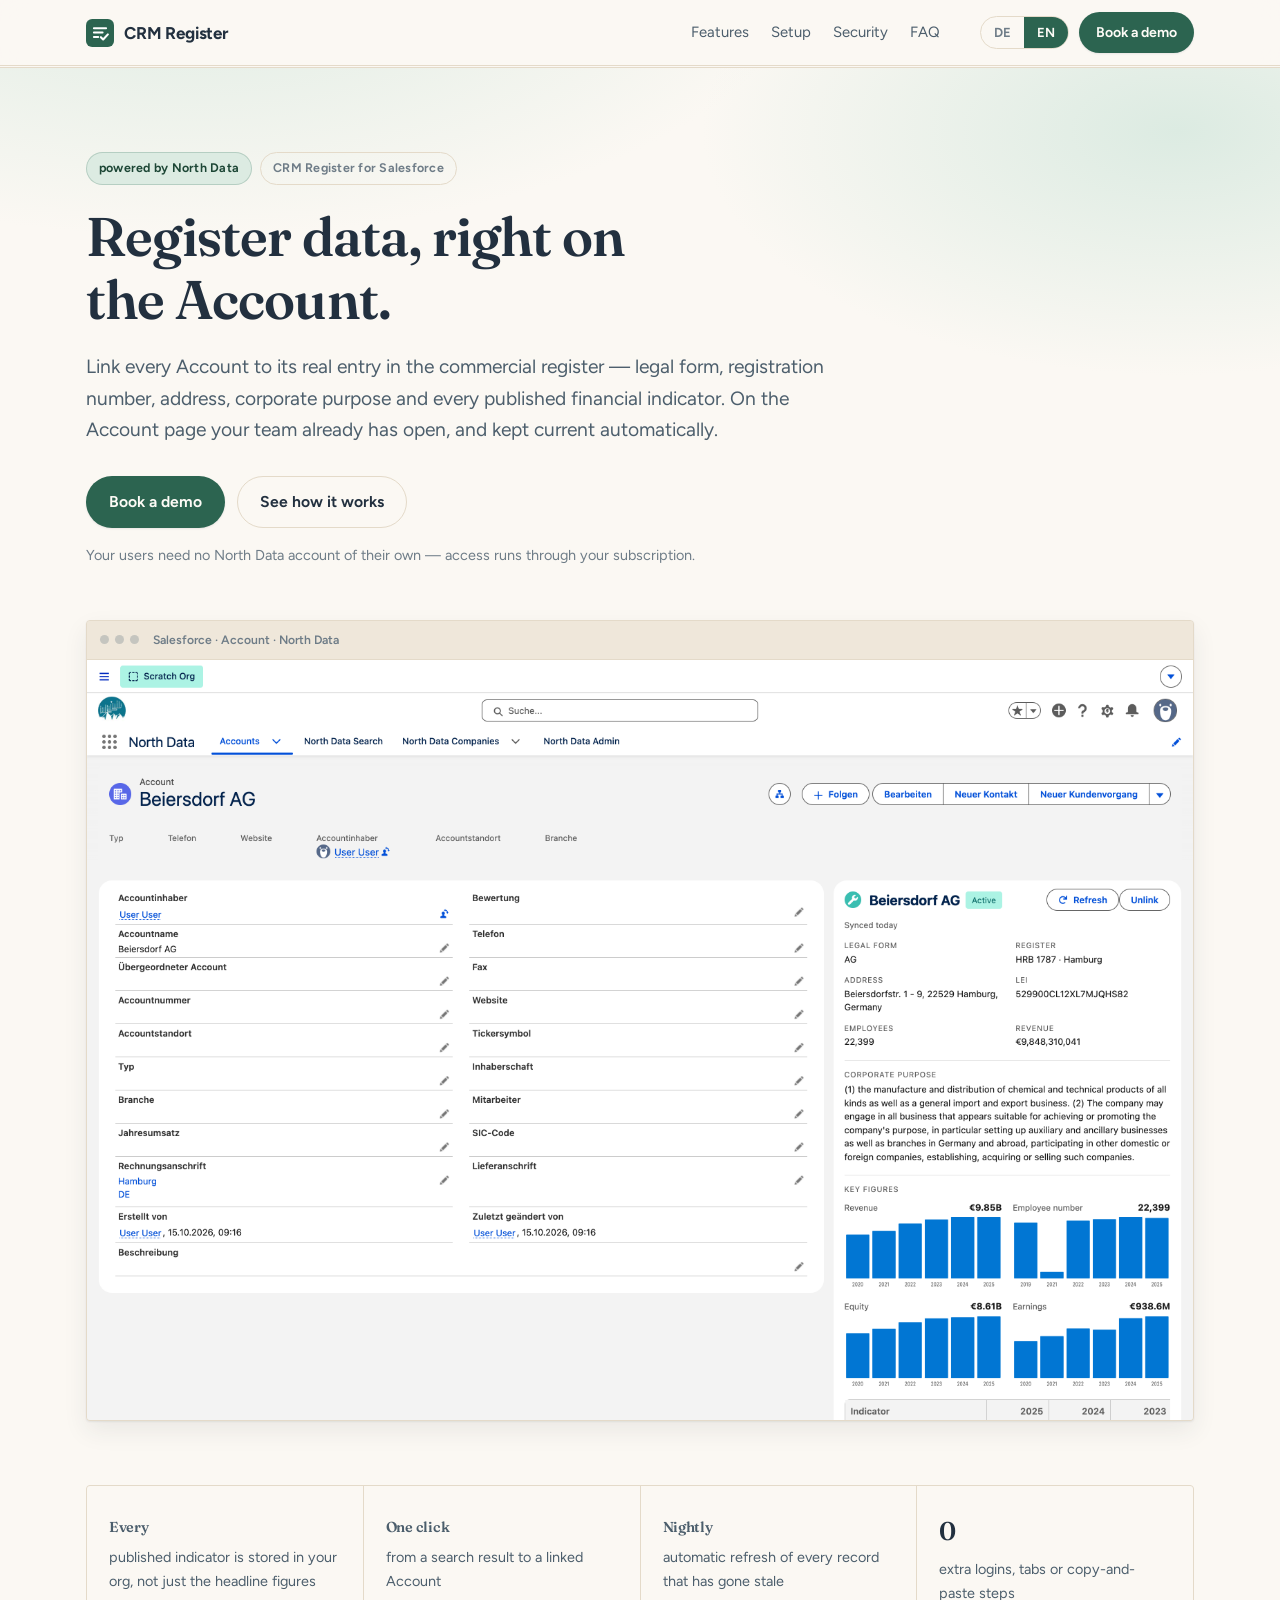
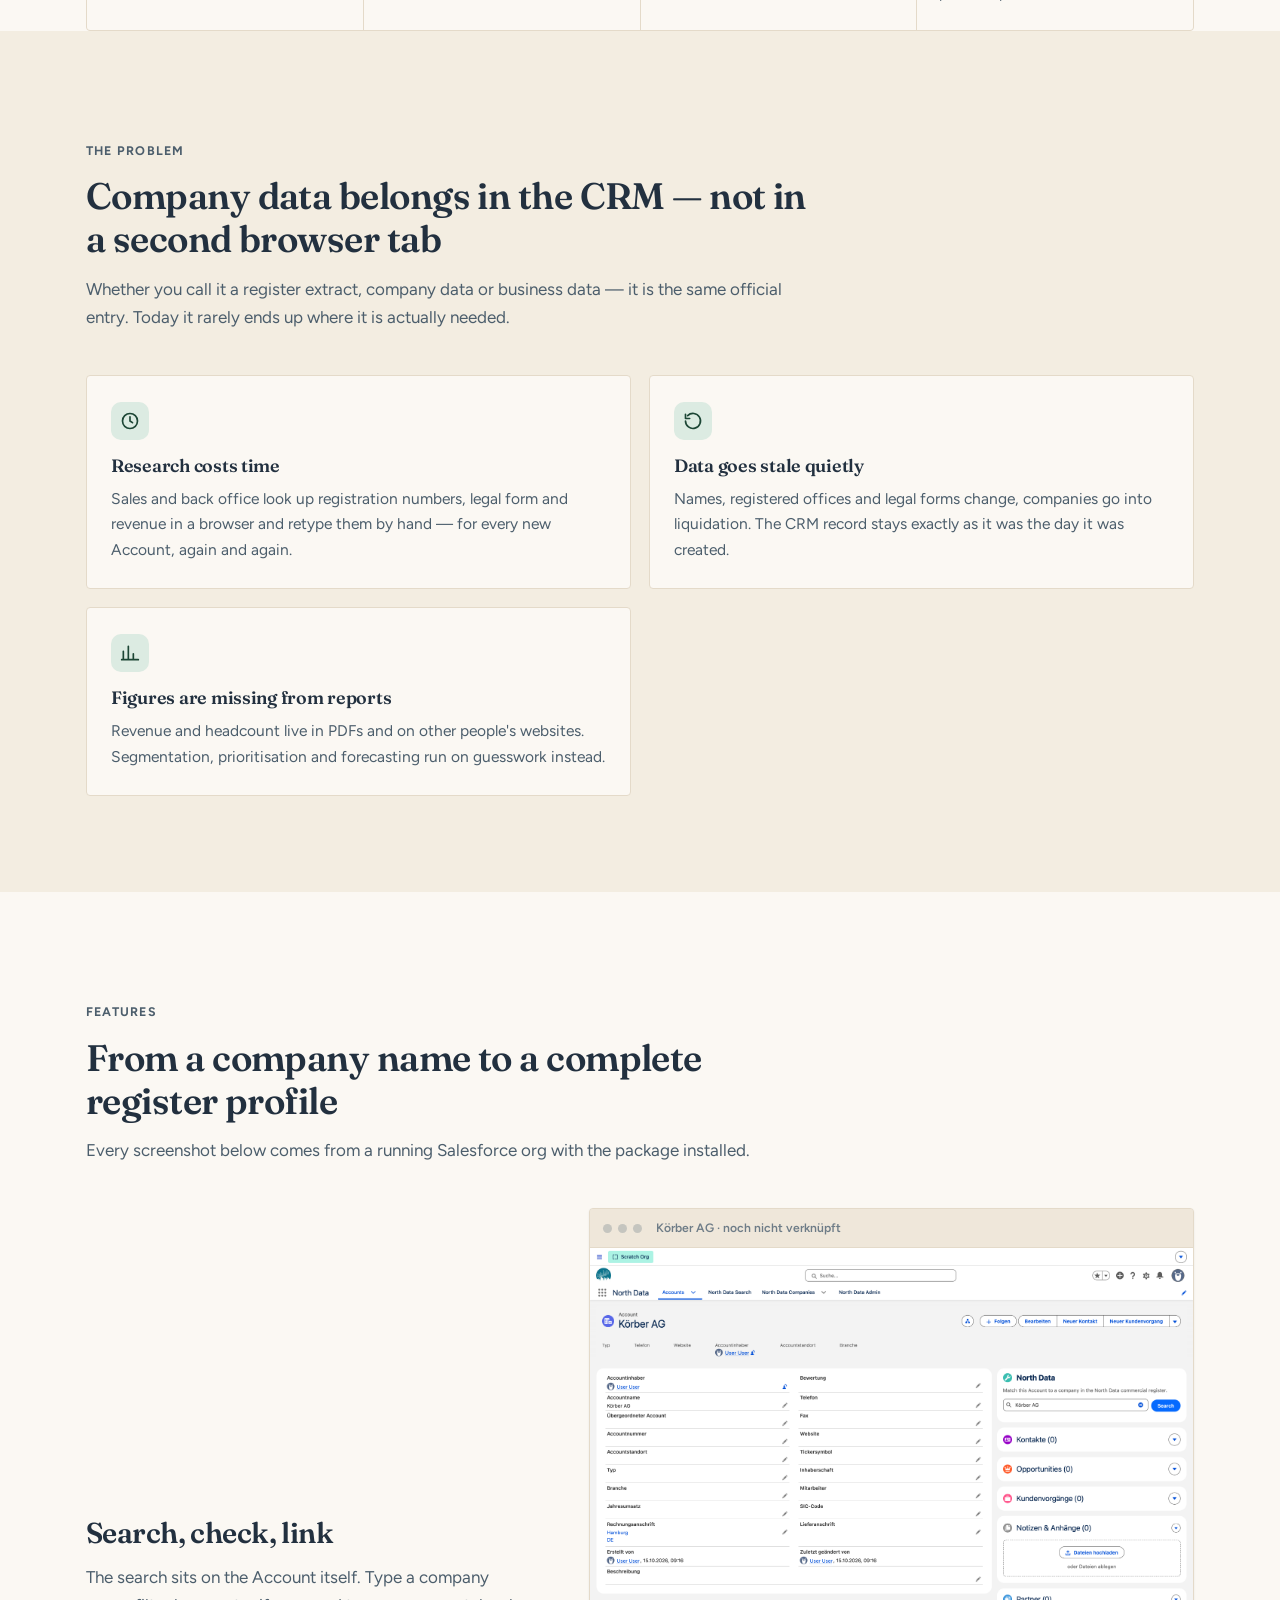
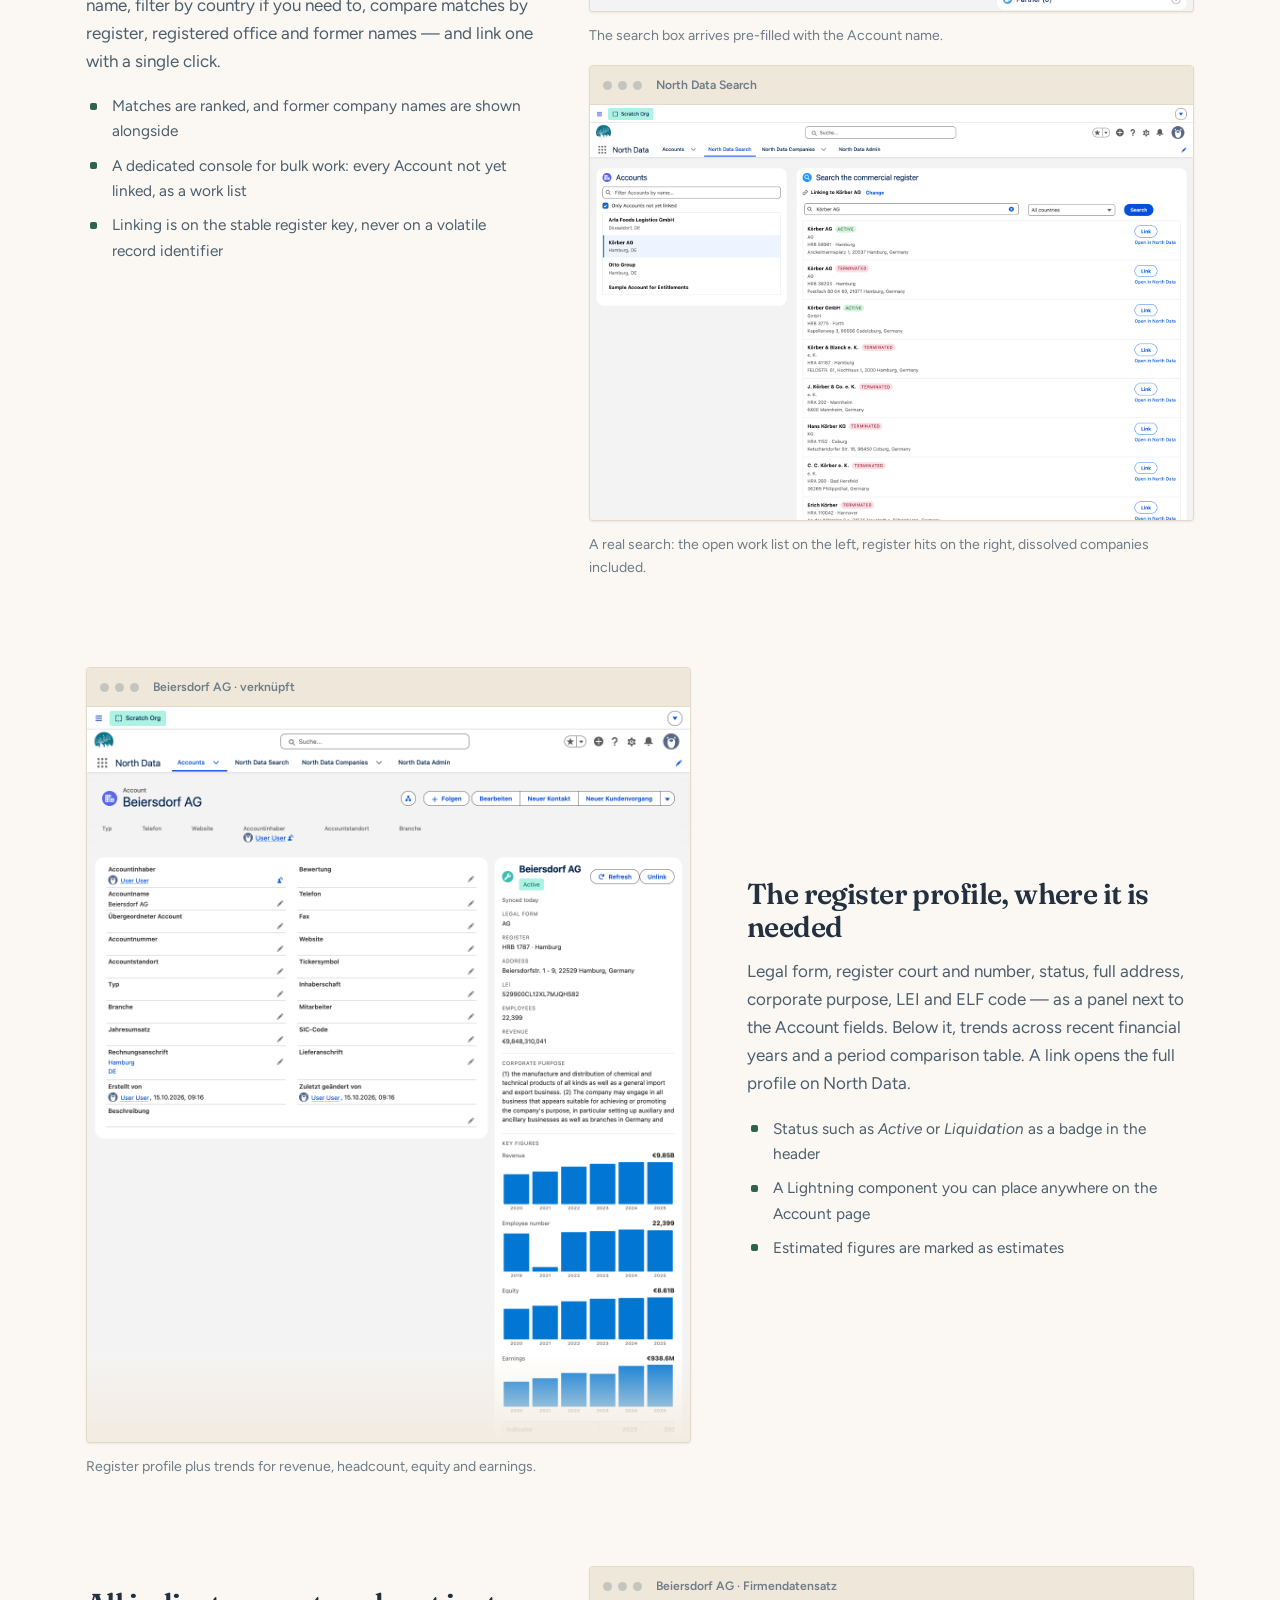
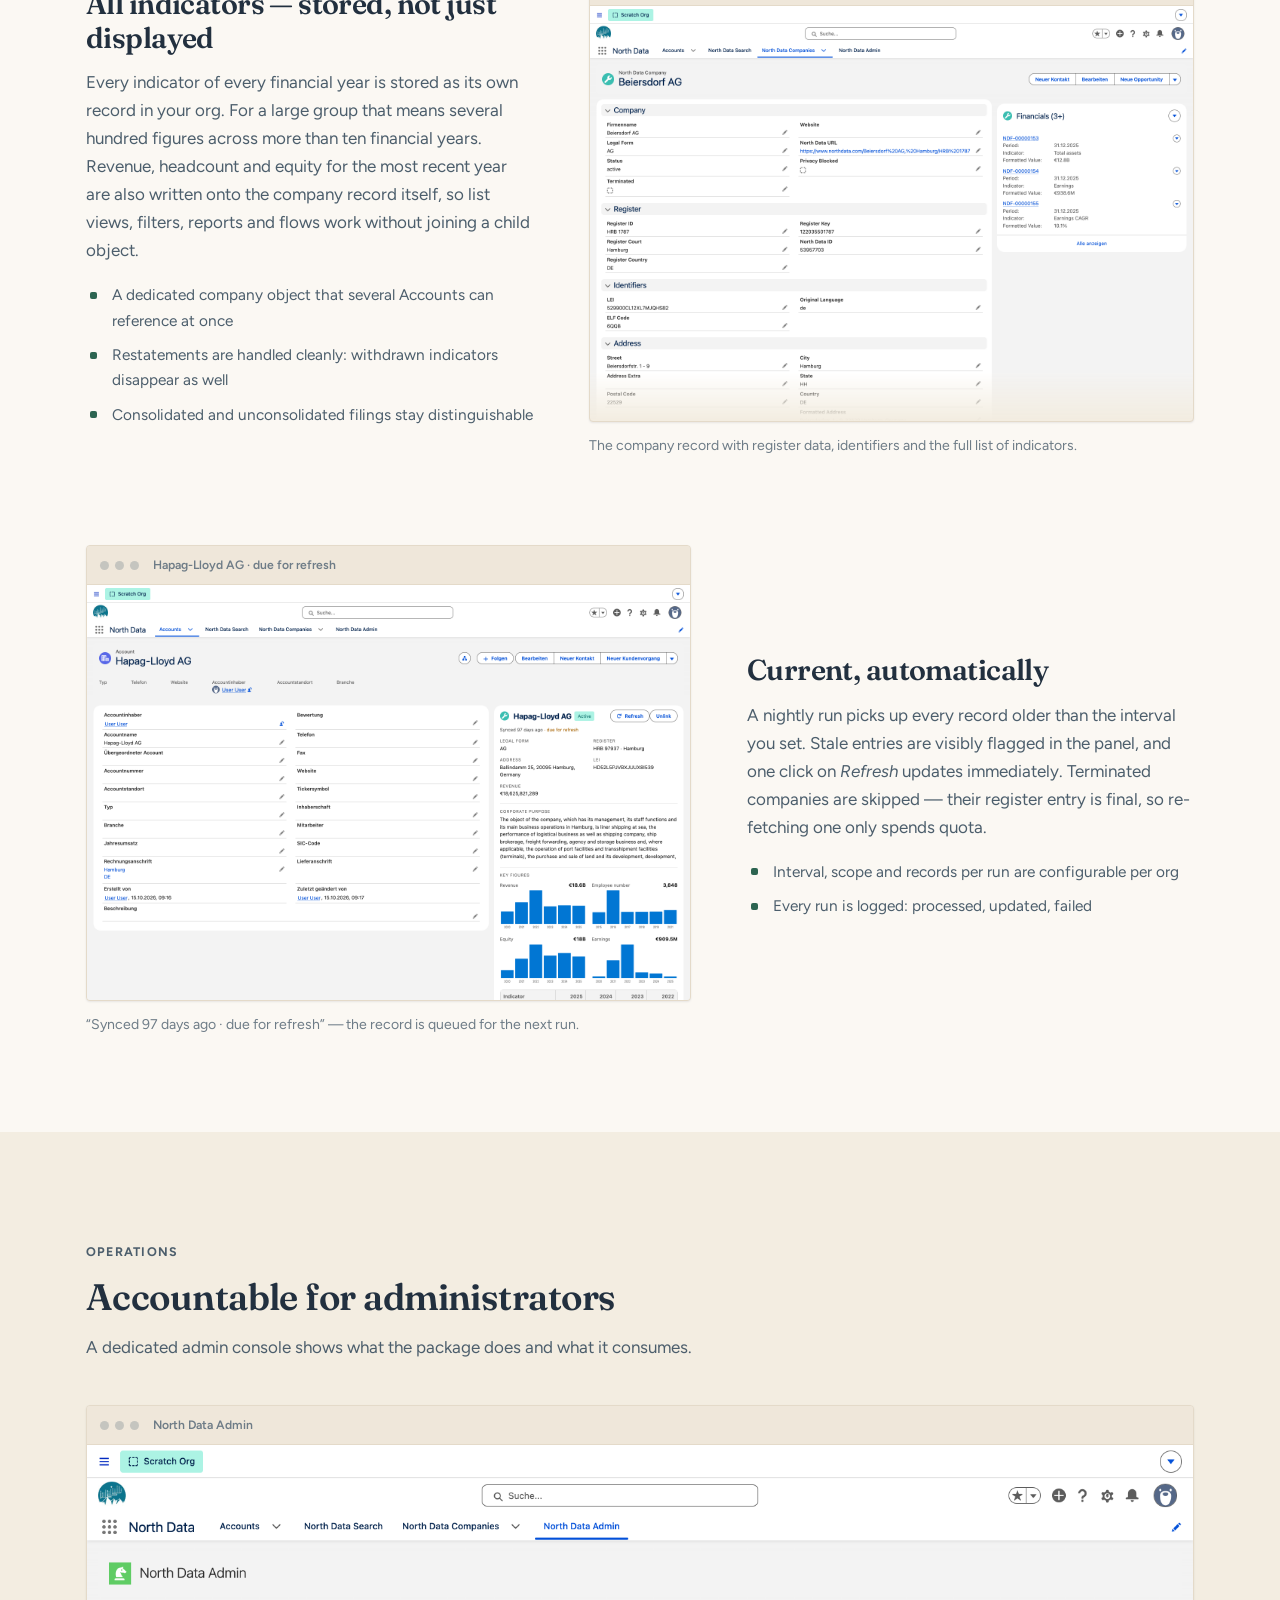
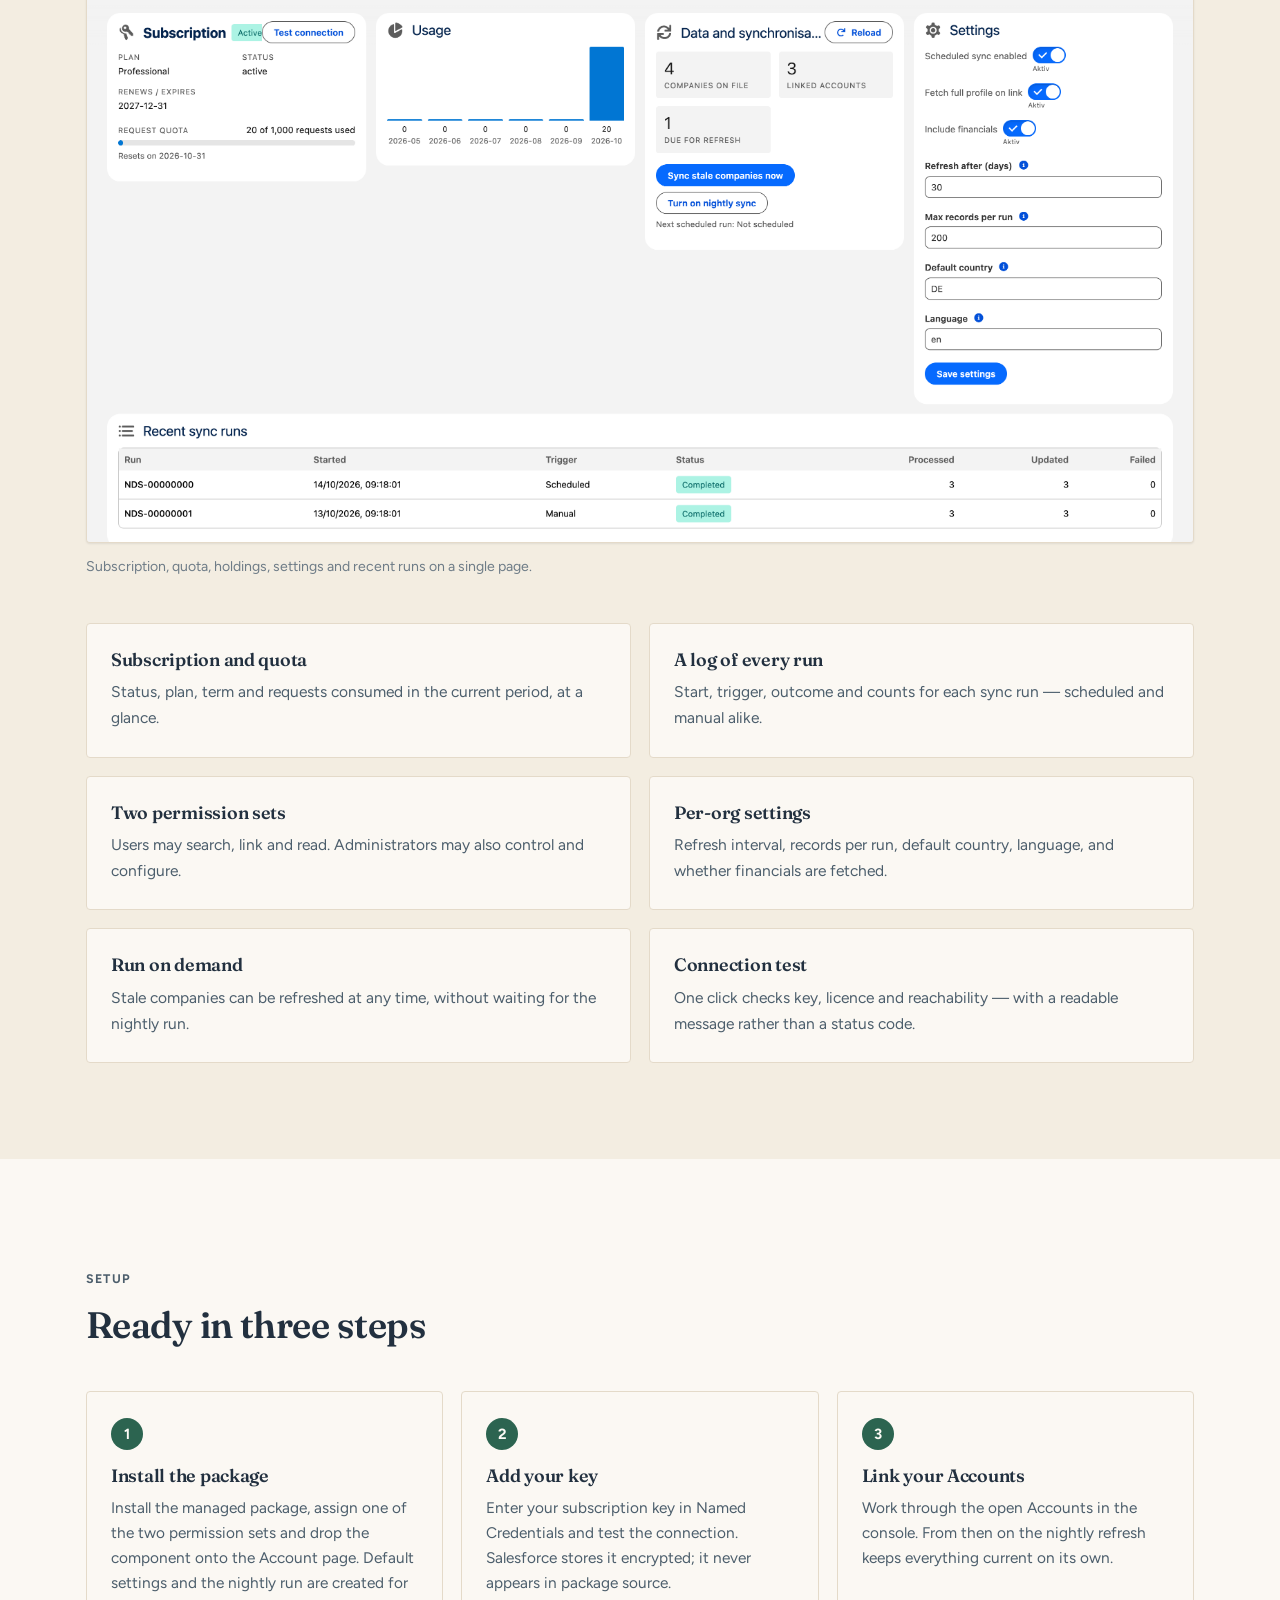
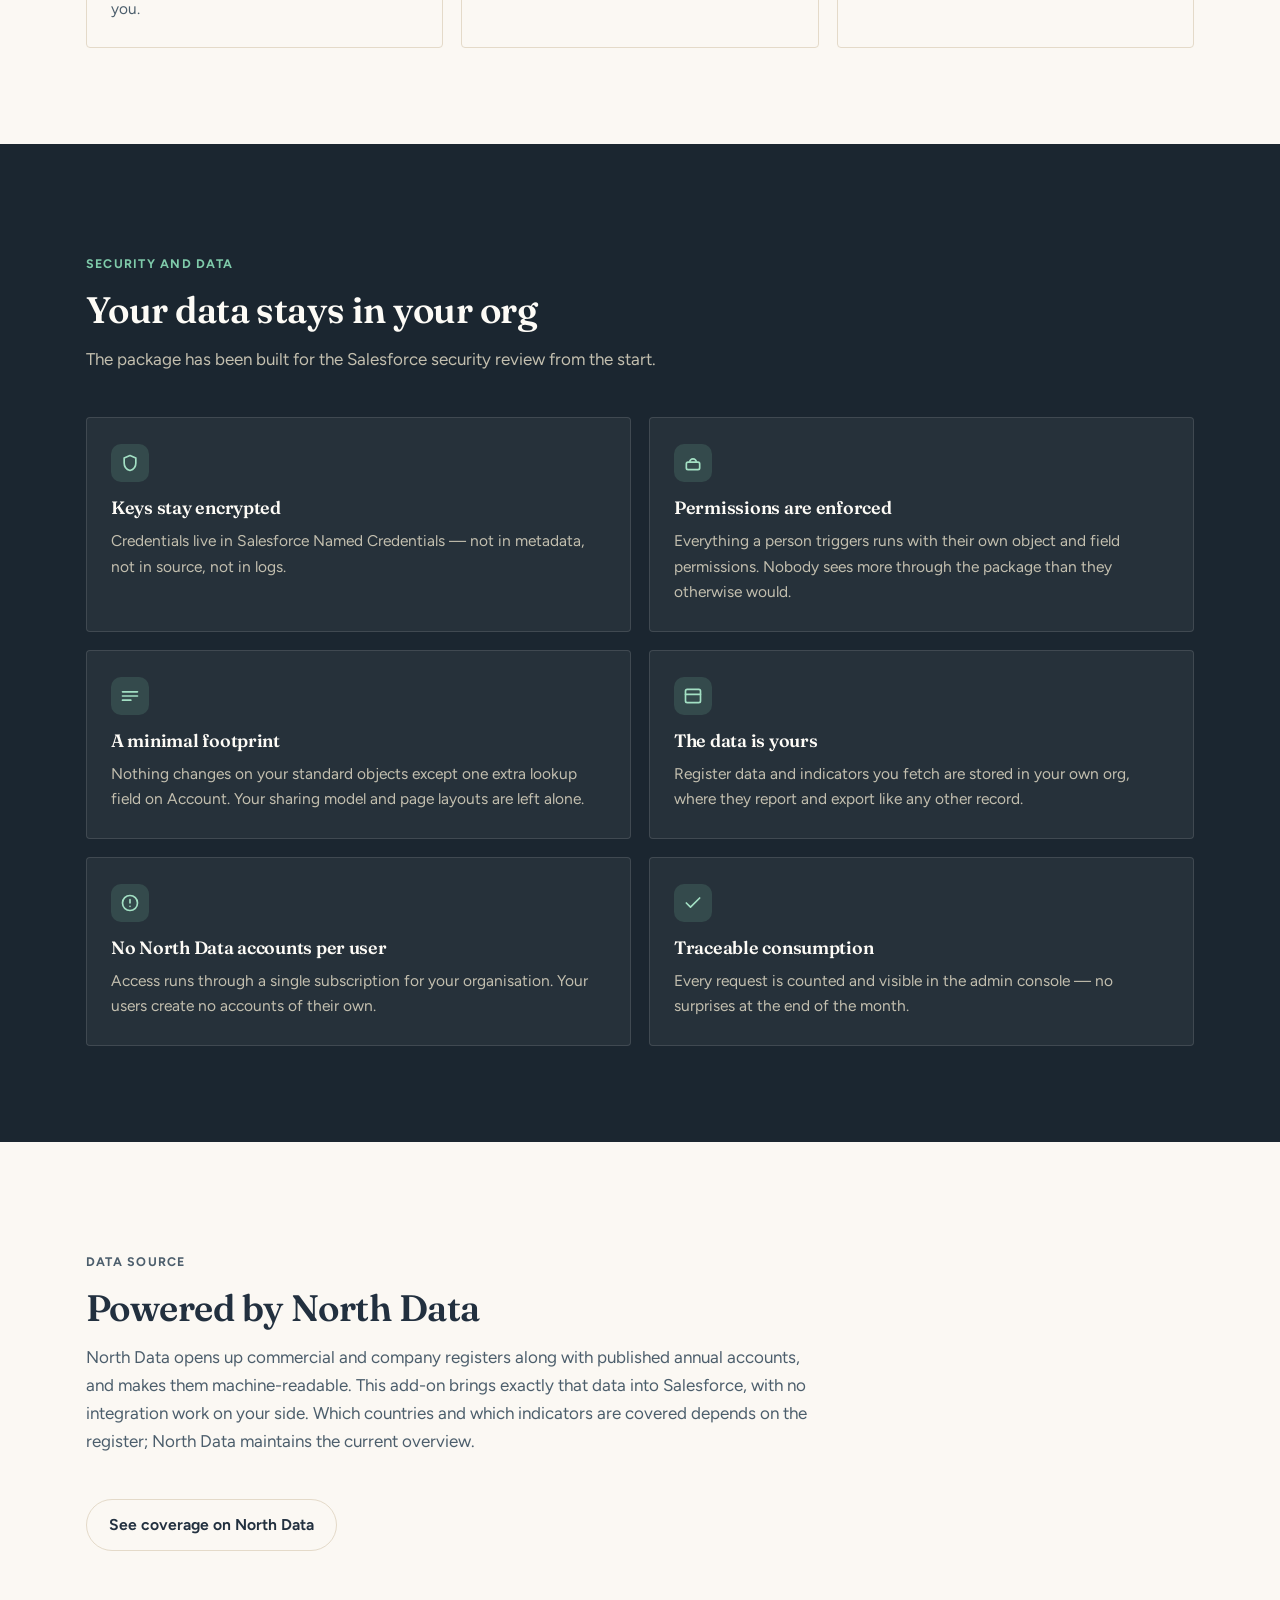
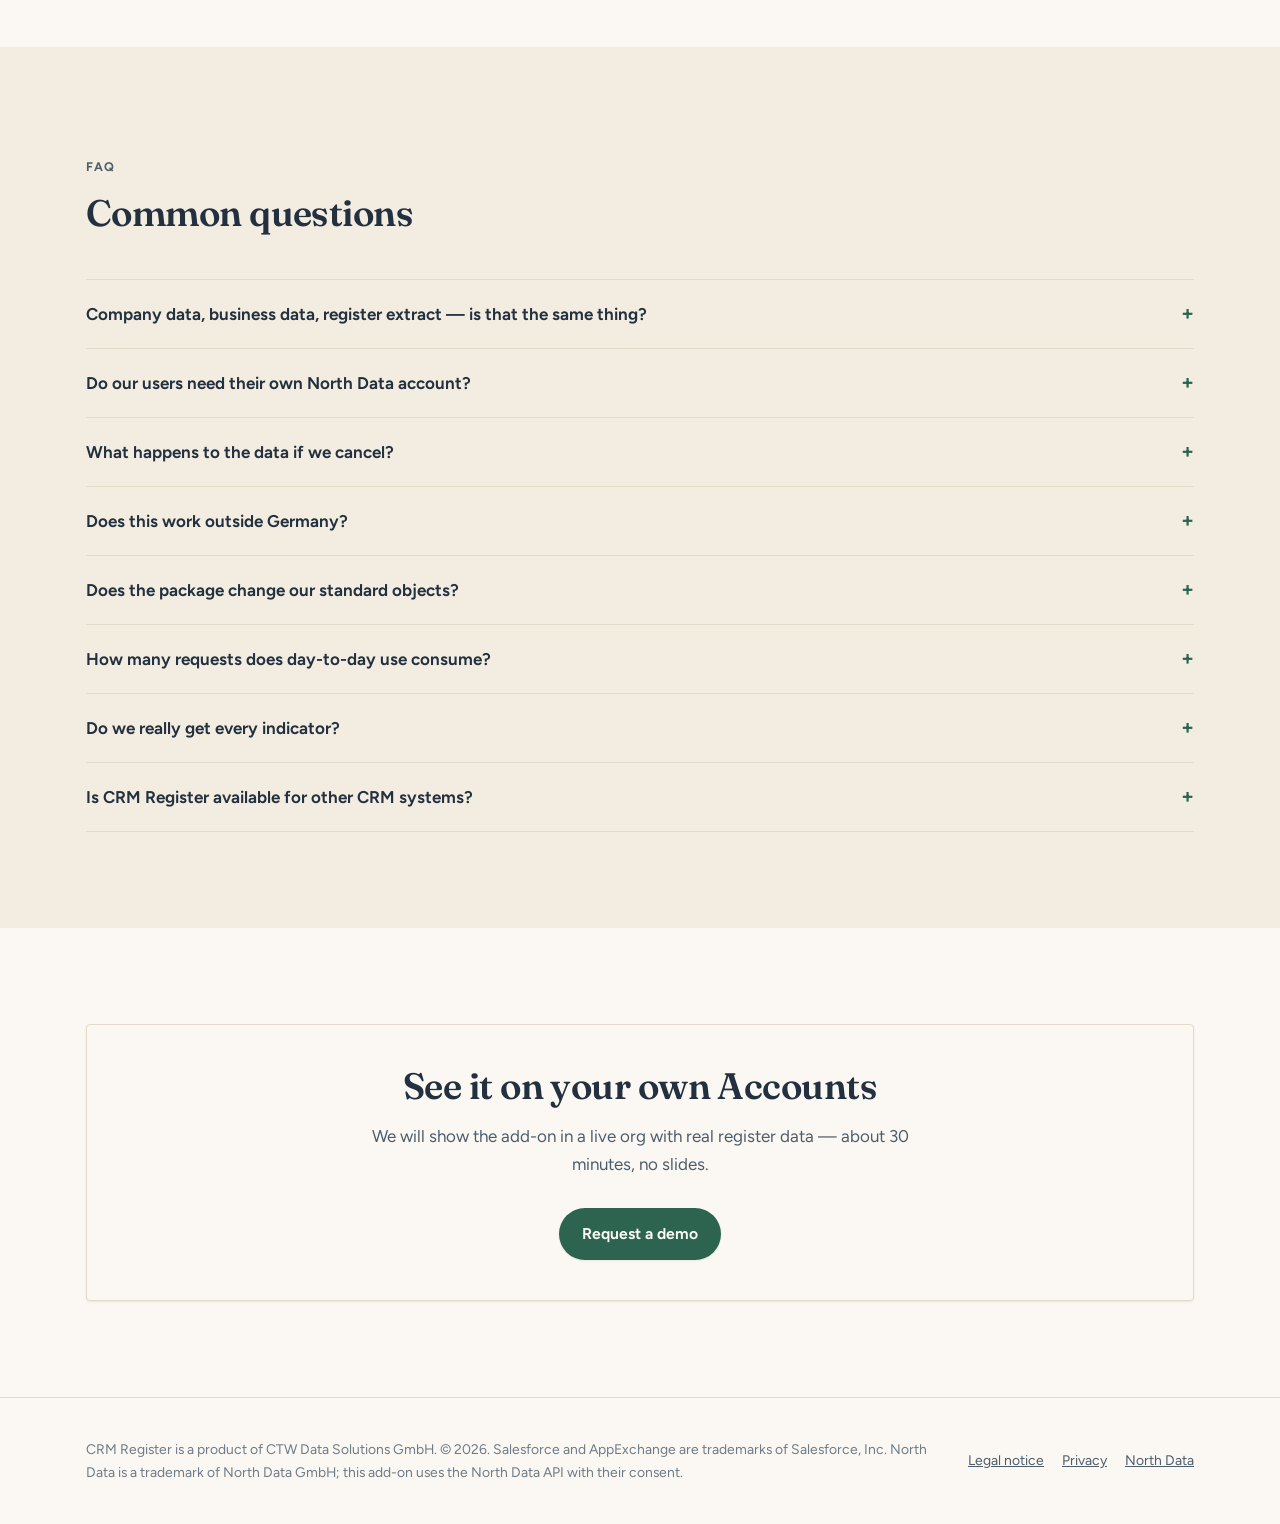
<file: index.html>
<!doctype html>
<html lang="de" data-lang="de">
<head>
<meta charset="utf-8">
<meta name="viewport" content="width=device-width, initial-scale=1">
<title>Handelsregisterdaten im CRM – CRM Register für Salesforce</title>
<meta name="description" content="CRM Register verknüpft Firmendaten und Unternehmensdaten aus dem Handelsregister direkt mit Ihrem CRM: Registerprofil, Anschrift und Bilanzkennzahlen am Account. Für Salesforce verfügbar, powered by North Data.">
<meta property="og:title" content="Handelsregisterdaten im CRM – CRM Register für Salesforce">
<meta property="og:url" content="https://crm-register.com/">
<link rel="canonical" href="https://crm-register.com/">
<meta property="og:description" content="Firmendaten und Unternehmensdaten aus dem Handelsregister direkt am CRM-Datensatz — powered by North Data.">
<meta property="og:type" content="website">
<meta property="og:image" content="https://crm-register.com/img/01-account-linked.png">
<meta property="og:locale" content="de_DE">
<meta property="og:locale:alternate" content="en_GB">
<meta name="twitter:card" content="summary_large_image">
<link rel="preconnect" href="https://fonts.googleapis.com">
<link rel="preconnect" href="https://fonts.gstatic.com" crossorigin>
<link href="https://fonts.googleapis.com/css2?family=Fraunces:opsz,wght@9..144,500;9..144,600;9..144,700&family=Figtree:wght@400;500;600;700&display=swap" rel="stylesheet">
<link rel="stylesheet" href="styles.css">
<link rel="icon" href="data:image/svg+xml,<svg xmlns='http://www.w3.org/2000/svg' viewBox='0 0 32 32'><rect width='32' height='32' rx='7' fill='%232c6450'/><path d='M9 10.5h14M9 15.5h10' stroke='white' stroke-width='2.2' stroke-linecap='round'/><path d='M9 20.5h5' stroke='white' stroke-width='2.2' stroke-linecap='round'/><path d='M17 20.8l2.6 2.6 5.4-5.8' fill='none' stroke='white' stroke-width='2.4' stroke-linecap='round' stroke-linejoin='round'/></svg>">
<script type="application/ld+json">
{
  "@context": "https://schema.org",
  "@type": "SoftwareApplication",
  "name": "CRM Register für Salesforce",
  "applicationCategory": "BusinessApplication",
  "operatingSystem": "Salesforce",
  "description": "CRM Register verknüpft Firmendaten und Unternehmensdaten aus dem Handelsregister direkt mit dem CRM-Datensatz. Registerprofil, Anschrift und Bilanzkennzahlen werden automatisch aktuell gehalten.",
  "url": "https://crm-register.com/",
  "image": "https://crm-register.com/img/01-account-linked.png",
  "inLanguage": ["de", "en"],
  "offers": {
    "@type": "Offer",
    "category": "Subscription"
  },
  "publisher": {
    "@type": "Organization",
    "name": "CTW Data Solutions GmbH",
    "url": "https://crm-register.com/"
  }
}
</script>

<script>
  /* Pick the language before first paint so the page never flashes the wrong one. */
  (function () {
    var lang = 'de';
    try {
      var saved = localStorage.getItem('nd-lang');
      if (saved === 'de' || saved === 'en') lang = saved;
      else if (!/^de/i.test(navigator.language || '')) lang = 'en';
    } catch (e) { /* private mode, blocked storage — keep the default */ }
    document.documentElement.setAttribute('data-lang', lang);
    document.documentElement.setAttribute('lang', lang);
  })();
</script>
</head>
<body>

<header>
  <nav class="nav">
    <a class="brand" href="#top">
      <svg width="28" height="28" viewBox="0 0 32 32" aria-hidden="true">
        <rect width="32" height="32" rx="7" fill="#2c6450"/><path d="M9 10.5h14M9 15.5h10" stroke="#fff" stroke-width="2.2" stroke-linecap="round"/><path d="M9 20.5h5" stroke="#fff" stroke-width="2.2" stroke-linecap="round"/><path d="M17 20.8l2.6 2.6 5.4-5.8" fill="none" stroke="#fff" stroke-width="2.4" stroke-linecap="round" stroke-linejoin="round"/>
      </svg>
      <span data-lang="de">CRM Register</span>
      <span data-lang="en">CRM Register</span>
    </a>

    <div class="nav-links">
      <a href="#features"><span data-lang="de">Funktionen</span><span data-lang="en">Features</span></a>
      <a href="#how"><span data-lang="de">Einrichtung</span><span data-lang="en">Setup</span></a>
      <a href="#security"><span data-lang="de">Sicherheit</span><span data-lang="en">Security</span></a>
      <a href="#faq">FAQ</a>
    </div>

    <div class="nav-actions">
      <div class="lang" role="group" aria-label="Sprache / Language">
        <button type="button" data-set-lang="de" aria-pressed="true">DE</button>
        <button type="button" data-set-lang="en" aria-pressed="false">EN</button>
      </div>
      <a class="btn btn-primary btn-sm" href="#contact">
        <span data-lang="de">Demo</span><span data-lang="en">Book a demo</span>
      </a>
    </div>
  </nav>
</header>

<main id="top">

<!-- ============================ HERO ============================ -->
<section class="hero">
  <div class="wrap">
    <div class="badge-row">
      <span class="badge">powered by North Data</span>
      <span class="badge neutral">
        <span data-lang="de">CRM Register für Salesforce</span>
        <span data-lang="en">CRM Register for Salesforce</span>
      </span>
    </div>

    <h1>
      <span data-lang="de">Handelsregister&shy;daten, direkt am Account.</span>
      <span data-lang="en">Register data, right on the Account.</span>
    </h1>

    <p class="lead">
      <span data-lang="de">Verknüpfen Sie jeden Account mit seinem echten Eintrag im Handelsregister — Rechtsform, Registernummer, Anschrift, Unternehmensgegenstand und sämtliche veröffentlichten Bilanzkennzahlen. Auf der Account-Seite, die Ihr Team ohnehin geöffnet hat, und automatisch aktuell gehalten.</span>
      <span data-lang="en">Link every Account to its real entry in the commercial register — legal form, registration number, address, corporate purpose and every published financial indicator. On the Account page your team already has open, and kept current automatically.</span>
    </p>

    <div class="cta-row">
      <a class="btn btn-primary" href="#contact">
        <span data-lang="de">Demo vereinbaren</span><span data-lang="en">Book a demo</span>
      </a>
      <a class="btn btn-ghost" href="#features">
        <span data-lang="de">Funktionen ansehen</span><span data-lang="en">See how it works</span>
      </a>
    </div>

    <p class="hero-note">
      <span data-lang="de">Ihre Nutzer brauchen kein eigenes North-Data-Konto — der Zugang läuft über Ihr Abonnement.</span>
      <span data-lang="en">Your users need no North Data account of their own — access runs through your subscription.</span>
    </p>

    <div class="hero-shot">
      <div class="shot big">
        <div class="shot-bar">
          <span class="dot"></span><span class="dot"></span><span class="dot"></span>
          <span class="shot-title">Salesforce · Account · North Data</span>
        </div>
        <img src="img/01-account-linked.png" width="3200" height="2200"
             alt="Salesforce Account-Seite der Beiersdorf AG mit dem North-Data-Panel: Rechtsform AG, HRB 1787 Hamburg, Anschrift, LEI, 22.399 Mitarbeiter, 9,85 Mrd. Euro Umsatz und vier Kennzahlenverläufe.">
      </div>
    </div>

    <div class="stats">
      <div class="stat">
        <b><span data-lang="de">Alle</span><span data-lang="en">Every</span></b>
        <span data-lang="de">veröffentlichten Kennzahlen werden gespeichert, nicht nur die Headline-Werte</span>
        <span data-lang="en">published indicator is stored in your org, not just the headline figures</span>
      </div>
      <div class="stat">
        <b><span data-lang="de">Ein Klick</span><span data-lang="en">One click</span></b>
        <span data-lang="de">vom Suchtreffer zum verknüpften Account</span>
        <span data-lang="en">from a search result to a linked Account</span>
      </div>
      <div class="stat">
        <b><span data-lang="de">Nächtlich</span><span data-lang="en">Nightly</span></b>
        <span data-lang="de">automatischer Abgleich aller veralteten Datensätze</span>
        <span data-lang="en">automatic refresh of every record that has gone stale</span>
      </div>
      <div class="stat">
        <b>0</b>
        <span data-lang="de">zusätzliche Logins, Tabs oder Copy-&amp;-Paste-Schritte</span>
        <span data-lang="en">extra logins, tabs or copy-and-paste steps</span>
      </div>
    </div>
  </div>
</section>

<!-- ============================ PROBLEM ============================ -->
<section class="alt">
  <div class="wrap">
    <div class="section-head">
      <p class="eyebrow"><span data-lang="de">Das Problem</span><span data-lang="en">The problem</span></p>
      <h2>
        <span data-lang="de">Firmendaten gehören ins CRM — nicht in einen zweiten Browser-Tab</span>
        <span data-lang="en">Company data belongs in the CRM — not in a second browser tab</span>
      </h2>
      <p>
        <span data-lang="de">Ob man es Handelsregisterauszug, Firmendaten oder Unternehmensdaten nennt — gemeint ist derselbe amtliche Eintrag. Er landet heute selten dort, wo er gebraucht wird.</span>
        <span data-lang="en">Whether you call it a register extract, company data or business data — it is the same official entry. Today it rarely ends up where it is actually needed.</span>
      </p>
    </div>

    <div class="grid cols-3">
      <div class="card">
        <div class="icon" aria-hidden="true">
          <svg width="20" height="20" viewBox="0 0 24 24" fill="none" stroke="currentColor" stroke-width="2" stroke-linecap="round"><circle cx="12" cy="12" r="9"/><path d="M12 7v5l3 2"/></svg>
        </div>
        <h3><span data-lang="de">Recherche kostet Zeit</span><span data-lang="en">Research costs time</span></h3>
        <p>
          <span data-lang="de">Vertrieb und Backoffice suchen Registernummer, Rechtsform und Umsatz im Browser und tippen sie von Hand ab — bei jedem neuen Account aufs Neue.</span>
          <span data-lang="en">Sales and back office look up registration numbers, legal form and revenue in a browser and retype them by hand — for every new Account, again and again.</span>
        </p>
      </div>

      <div class="card">
        <div class="icon" aria-hidden="true">
          <svg width="20" height="20" viewBox="0 0 24 24" fill="none" stroke="currentColor" stroke-width="2" stroke-linecap="round" stroke-linejoin="round"><path d="M3 12a9 9 0 1 0 2.6-6.4"/><path d="M3 4v5h5"/></svg>
        </div>
        <h3><span data-lang="de">Daten veralten still</span><span data-lang="en">Data goes stale quietly</span></h3>
        <p>
          <span data-lang="de">Firmierung, Sitz und Rechtsform ändern sich, Gesellschaften gehen in Liquidation. Der CRM-Datensatz bleibt, wie er am Tag der Anlage war.</span>
          <span data-lang="en">Names, registered offices and legal forms change, companies go into liquidation. The CRM record stays exactly as it was the day it was created.</span>
        </p>
      </div>

      <div class="card">
        <div class="icon" aria-hidden="true">
          <svg width="20" height="20" viewBox="0 0 24 24" fill="none" stroke="currentColor" stroke-width="2" stroke-linecap="round" stroke-linejoin="round"><path d="M4 20V10M10 20V4M16 20v-7M22 20H2"/></svg>
        </div>
        <h3><span data-lang="de">Zahlen fehlen im Bericht</span><span data-lang="en">Figures are missing from reports</span></h3>
        <p>
          <span data-lang="de">Umsatz und Mitarbeiterzahl stehen in PDFs und auf fremden Websites. Segmentierung, Priorisierung und Forecast arbeiten deshalb mit Schätzungen.</span>
          <span data-lang="en">Revenue and headcount live in PDFs and on other people's websites. Segmentation, prioritisation and forecasting run on guesswork instead.</span>
        </p>
      </div>
    </div>
  </div>
</section>

<!-- ============================ FEATURES ============================ -->
<section id="features">
  <div class="wrap">
    <div class="section-head">
      <p class="eyebrow"><span data-lang="de">Funktionen</span><span data-lang="en">Features</span></p>
      <h2>
        <span data-lang="de">Vom Firmennamen zum vollständigen Registerprofil</span>
        <span data-lang="en">From a company name to a complete register profile</span>
      </h2>
      <p>
        <span data-lang="de">Alle Abbildungen stammen aus einer laufenden Salesforce-Org mit installiertem Paket.</span>
        <span data-lang="en">Every screenshot below comes from a running Salesforce org with the package installed.</span>
      </p>
    </div>

    <!-- F1 -->
    <div class="feature">
      <div class="feature-text">
        <h3><span data-lang="de">Suchen, prüfen, verknüpfen</span><span data-lang="en">Search, check, link</span></h3>
        <p>
          <span data-lang="de">Die Suche sitzt direkt im Account. Firmenname eintippen, optional nach Land filtern, Treffer mit Register, Sitz und früheren Firmierungen vergleichen — und mit einem Klick verknüpfen.</span>
          <span data-lang="en">The search sits on the Account itself. Type a company name, filter by country if you need to, compare matches by register, registered office and former names — and link one with a single click.</span>
        </p>
        <ul>
          <li><span data-lang="de">Treffer sind nach Übereinstimmung sortiert, frühere Firmierungen werden mit ausgewiesen</span><span data-lang="en">Matches are ranked, and former company names are shown alongside</span></li>
          <li><span data-lang="de">Eigene Konsole für die Massenarbeit: alle noch nicht verknüpften Accounts als Arbeitsliste</span><span data-lang="en">A dedicated console for bulk work: every Account not yet linked, as a work list</span></li>
          <li><span data-lang="de">Verknüpft wird auf den stabilen Registerschlüssel, nicht auf einen flüchtigen Datensatz-Identifier</span><span data-lang="en">Linking is on the stable register key, never on a volatile record identifier</span></li>
        </ul>
      </div>
      <div class="feature-media">
        <div class="media-stack">
          <figure>
            <div class="shot">
              <div class="shot-bar"><span class="dot"></span><span class="dot"></span><span class="dot"></span><span class="shot-title">Körber AG · noch nicht verknüpft</span></div>
              <img src="img/03-account-unlinked.png" loading="lazy" width="3200" height="1925"
                   alt="Account-Seite der Körber AG mit dem North-Data-Suchfeld, vorbelegt mit dem Accountnamen.">
            </div>
            <figcaption>
              <span data-lang="de">Das Suchfeld ist mit dem Accountnamen vorbelegt.</span>
              <span data-lang="en">The search box arrives pre-filled with the Account name.</span>
            </figcaption>
          </figure>
          <figure>
            <div class="shot">
              <div class="shot-bar"><span class="dot"></span><span class="dot"></span><span class="dot"></span><span class="shot-title">North Data Search</span></div>
              <img src="img/04-search-console.png" loading="lazy" width="3200" height="2200"
                   alt="Suchkonsole: links die noch nicht verknüpften Accounts, rechts acht Treffer zu „Körber AG“ mit Register, Anschrift und Status aktiv oder erloschen.">
            </div>
            <figcaption>
              <span data-lang="de">Eine echte Suche: links die offene Arbeitsliste, rechts die Treffer aus dem Register, erloschene Gesellschaften inbegriffen.</span>
              <span data-lang="en">A real search: the open work list on the left, register hits on the right, dissolved companies included.</span>
            </figcaption>
          </figure>
        </div>
      </div>
    </div>

    <!-- F2 -->
    <div class="feature flip">
      <div class="feature-text">
        <h3><span data-lang="de">Das Registerprofil, wo es gebraucht wird</span><span data-lang="en">The register profile, where it is needed</span></h3>
        <p>
          <span data-lang="de">Rechtsform, Registergericht und Registernummer, Status, vollständige Anschrift, Unternehmensgegenstand, LEI und ELF-Code — als Panel neben den Account-Feldern. Darunter die Verläufe der letzten Geschäftsjahre und eine Vergleichstabelle. Ein Link führt auf das vollständige Profil bei North Data.</span>
          <span data-lang="en">Legal form, register court and number, status, full address, corporate purpose, LEI and ELF code — as a panel next to the Account fields. Below it, trends across recent financial years and a period comparison table. A link opens the full profile on North Data.</span>
        </p>
        <ul>
          <li><span data-lang="de">Status wie <em>Active</em> oder <em>Liquidation</em> als Abzeichen in der Überschrift</span><span data-lang="en">Status such as <em>Active</em> or <em>Liquidation</em> as a badge in the header</span></li>
          <li><span data-lang="de">Als Lightning-Komponente frei auf der Account-Seite platzierbar</span><span data-lang="en">A Lightning component you can place anywhere on the Account page</span></li>
          <li><span data-lang="de">Geschätzte Werte sind als solche gekennzeichnet</span><span data-lang="en">Estimated figures are marked as estimates</span></li>
        </ul>
      </div>
      <div class="feature-media">
        <figure>
          <div class="shot tall">
            <div class="shot-bar"><span class="dot"></span><span class="dot"></span><span class="dot"></span><span class="shot-title">Beiersdorf AG · verknüpft</span></div>
            <img src="img/07-account-narrow.png" loading="lazy" width="2560" height="3120"
                 alt="Das North-Data-Panel der Beiersdorf AG mit Registerprofil und den Verläufen für Umsatz, Mitarbeiterzahl, Eigenkapital und Jahresüberschuss von 2019 bis 2025.">
          </div>
          <figcaption>
            <span data-lang="de">Registerprofil und Verläufe für Umsatz, Mitarbeiter, Eigenkapital und Jahresüberschuss.</span>
            <span data-lang="en">Register profile plus trends for revenue, headcount, equity and earnings.</span>
          </figcaption>
        </figure>
      </div>
    </div>

    <!-- F3 -->
    <div class="feature">
      <div class="feature-text">
        <h3><span data-lang="de">Alle Kennzahlen — gespeichert, nicht nur angezeigt</span><span data-lang="en">All indicators — stored, not just displayed</span></h3>
        <p>
          <span data-lang="de">Jede Kennzahl jedes Geschäftsjahres wird als eigener Datensatz in Ihrer Org abgelegt. Bei einem Konzern sind das mehrere hundert Werte über mehr als zehn Geschäftsjahre. Umsatz, Mitarbeiterzahl und Eigenkapital des jüngsten Jahres stehen zusätzlich direkt auf dem Firmendatensatz — damit funktionieren Listenansichten, Filter, Berichte und Flows ohne Umweg über eine Verknüpfung.</span>
          <span data-lang="en">Every indicator of every financial year is stored as its own record in your org. For a large group that means several hundred figures across more than ten financial years. Revenue, headcount and equity for the most recent year are also written onto the company record itself, so list views, filters, reports and flows work without joining a child object.</span>
        </p>
        <ul>
          <li><span data-lang="de">Ein eigenes Firmenobjekt, das mehrere Accounts gemeinsam referenzieren können</span><span data-lang="en">A dedicated company object that several Accounts can reference at once</span></li>
          <li><span data-lang="de">Restatements werden sauber übernommen: zurückgezogene Kennzahlen verschwinden auch</span><span data-lang="en">Restatements are handled cleanly: withdrawn indicators disappear as well</span></li>
          <li><span data-lang="de">Konsolidierte und nicht konsolidierte Abschlüsse bleiben unterscheidbar</span><span data-lang="en">Consolidated and unconsolidated filings stay distinguishable</span></li>
        </ul>
      </div>
      <div class="feature-media">
        <figure>
          <div class="shot tall">
            <div class="shot-bar"><span class="dot"></span><span class="dot"></span><span class="dot"></span><span class="shot-title">Beiersdorf AG · Firmendatensatz</span></div>
            <img src="img/06-company-record.png" loading="lazy" width="3200" height="2200"
                 alt="Firmendatensatz der Beiersdorf AG mit Register-, Identifikations- und Adressfeldern sowie der Liste der gespeicherten Kennzahlen.">
          </div>
          <figcaption>
            <span data-lang="de">Der Firmendatensatz mit Registerdaten, Identifikatoren und der vollständigen Kennzahlenliste.</span>
            <span data-lang="en">The company record with register data, identifiers and the full list of indicators.</span>
          </figcaption>
        </figure>
      </div>
    </div>

    <!-- F4 -->
    <div class="feature flip">
      <div class="feature-text">
        <h3><span data-lang="de">Automatisch aktuell</span><span data-lang="en">Current, automatically</span></h3>
        <p>
          <span data-lang="de">Ein nächtlicher Lauf holt alle Datensätze nach, die älter sind als die von Ihnen gesetzte Frist. Veraltete Einträge sind im Panel sichtbar markiert, und ein Klick auf <em>Refresh</em> aktualisiert sofort. Beendete Gesellschaften werden übersprungen — ihr Registereintrag ist endgültig, ein erneuter Abruf verbraucht nur Kontingent.</span>
          <span data-lang="en">A nightly run picks up every record older than the interval you set. Stale entries are visibly flagged in the panel, and one click on <em>Refresh</em> updates immediately. Terminated companies are skipped — their register entry is final, so re-fetching one only spends quota.</span>
        </p>
        <ul>
          <li><span data-lang="de">Frist, Umfang und Anzahl je Lauf sind pro Org einstellbar</span><span data-lang="en">Interval, scope and records per run are configurable per org</span></li>
          <li><span data-lang="de">Jeder Lauf wird protokolliert: verarbeitet, aktualisiert, fehlgeschlagen</span><span data-lang="en">Every run is logged: processed, updated, failed</span></li>
        </ul>
      </div>
      <div class="feature-media">
        <figure>
          <div class="shot">
            <div class="shot-bar"><span class="dot"></span><span class="dot"></span><span class="dot"></span><span class="shot-title">Hapag-Lloyd AG · due for refresh</span></div>
            <img src="img/02-account-stale.png" loading="lazy" width="3200" height="2200"
                 alt="Account der Hapag-Lloyd AG mit dem Hinweis „Synced 97 days ago · due for refresh“ neben dem Synchronisationsdatum.">
          </div>
          <figcaption>
            <span data-lang="de">„Synced 97 days ago · due for refresh" — der Datensatz ist zum Abgleich vorgemerkt.</span>
            <span data-lang="en">“Synced 97 days ago · due for refresh” — the record is queued for the next run.</span>
          </figcaption>
        </figure>
      </div>
    </div>
  </div>
</section>

<!-- ============================ ADMIN / OPERATIONS ============================ -->
<section class="alt">
  <div class="wrap">
    <div class="section-head">
      <p class="eyebrow"><span data-lang="de">Betrieb</span><span data-lang="en">Operations</span></p>
      <h2>
        <span data-lang="de">Für Administratoren nachvollziehbar</span>
        <span data-lang="en">Accountable for administrators</span>
      </h2>
      <p>
        <span data-lang="de">Eine eigene Admin-Konsole zeigt, was das Paket tut und was es verbraucht.</span>
        <span data-lang="en">A dedicated admin console shows what the package does and what it consumes.</span>
      </p>
    </div>

    <figure style="margin-bottom:44px">
      <div class="shot">
        <div class="shot-bar"><span class="dot"></span><span class="dot"></span><span class="dot"></span><span class="shot-title">North Data Admin</span></div>
        <img src="img/05-admin-console.png" loading="lazy" width="3200" height="2017"
             alt="Admin-Konsole: Abonnement aktiv, Tarif Professional, 20 von 1.000 Abrufen verbraucht, Verbrauchsverlauf, vier Unternehmen und drei verknüpfte Accounts, Einstellungen und die letzten Synchronisationsläufe.">
      </div>
      <figcaption>
        <span data-lang="de">Abonnement, Kontingent, Bestand, Einstellungen und die letzten Läufe auf einer Seite.</span>
        <span data-lang="en">Subscription, quota, holdings, settings and recent runs on a single page.</span>
      </figcaption>
    </figure>

    <div class="grid cols-3">
      <div class="card">
        <h3><span data-lang="de">Abonnement und Kontingent</span><span data-lang="en">Subscription and quota</span></h3>
        <p><span data-lang="de">Status, Tarif, Laufzeit und verbrauchte Abrufe der laufenden Periode auf einen Blick.</span><span data-lang="en">Status, plan, term and requests consumed in the current period, at a glance.</span></p>
      </div>
      <div class="card">
        <h3><span data-lang="de">Protokoll jedes Laufs</span><span data-lang="en">A log of every run</span></h3>
        <p><span data-lang="de">Start, Auslöser, Ergebnis und Zahlen je Synchronisationslauf — geplant wie manuell.</span><span data-lang="en">Start, trigger, outcome and counts for each sync run — scheduled and manual alike.</span></p>
      </div>
      <div class="card">
        <h3><span data-lang="de">Zwei Berechtigungssätze</span><span data-lang="en">Two permission sets</span></h3>
        <p><span data-lang="de">Nutzer dürfen suchen, verknüpfen und lesen. Administratoren zusätzlich steuern und konfigurieren.</span><span data-lang="en">Users may search, link and read. Administrators may also control and configure.</span></p>
      </div>
      <div class="card">
        <h3><span data-lang="de">Einstellungen je Org</span><span data-lang="en">Per-org settings</span></h3>
        <p><span data-lang="de">Aktualisierungsfrist, Datensätze je Lauf, Standardland, Sprache und ob Kennzahlen mitgeladen werden.</span><span data-lang="en">Refresh interval, records per run, default country, language, and whether financials are fetched.</span></p>
      </div>
      <div class="card">
        <h3><span data-lang="de">Lauf auf Knopfdruck</span><span data-lang="en">Run on demand</span></h3>
        <p><span data-lang="de">Veraltete Unternehmen lassen sich jederzeit sofort abgleichen, ohne auf die Nacht zu warten.</span><span data-lang="en">Stale companies can be refreshed at any time, without waiting for the nightly run.</span></p>
      </div>
      <div class="card">
        <h3><span data-lang="de">Verbindungstest</span><span data-lang="en">Connection test</span></h3>
        <p><span data-lang="de">Ein Klick prüft Schlüssel, Lizenz und Erreichbarkeit — mit einer verständlichen Fehlermeldung statt eines Statuscodes.</span><span data-lang="en">One click checks key, licence and reachability — with a readable message rather than a status code.</span></p>
      </div>
    </div>
  </div>
</section>

<!-- ============================ HOW IT WORKS ============================ -->
<section id="how">
  <div class="wrap">
    <div class="section-head">
      <p class="eyebrow"><span data-lang="de">Einrichtung</span><span data-lang="en">Setup</span></p>
      <h2><span data-lang="de">In drei Schritten startklar</span><span data-lang="en">Ready in three steps</span></h2>
    </div>

    <div class="steps">
      <div class="step">
        <h3><span data-lang="de">Paket installieren</span><span data-lang="en">Install the package</span></h3>
        <p><span data-lang="de">Managed Package installieren, einen der beiden Berechtigungssätze zuweisen und die Komponente auf die Account-Seite ziehen. Standardeinstellungen und der nächtliche Lauf werden dabei automatisch angelegt.</span><span data-lang="en">Install the managed package, assign one of the two permission sets and drop the component onto the Account page. Default settings and the nightly run are created for you.</span></p>
      </div>
      <div class="step">
        <h3><span data-lang="de">Schlüssel hinterlegen</span><span data-lang="en">Add your key</span></h3>
        <p><span data-lang="de">Ihren Abonnementschlüssel in den Named Credentials eintragen und die Verbindung testen. Salesforce speichert ihn verschlüsselt; er steht nie im Paketquellcode.</span><span data-lang="en">Enter your subscription key in Named Credentials and test the connection. Salesforce stores it encrypted; it never appears in package source.</span></p>
      </div>
      <div class="step">
        <h3><span data-lang="de">Accounts verknüpfen</span><span data-lang="en">Link your Accounts</span></h3>
        <p><span data-lang="de">Über die Konsole die offenen Accounts abarbeiten. Ab dann hält der nächtliche Abgleich die Daten ohne weiteres Zutun aktuell.</span><span data-lang="en">Work through the open Accounts in the console. From then on the nightly refresh keeps everything current on its own.</span></p>
      </div>
    </div>
  </div>
</section>

<!-- ============================ SECURITY ============================ -->
<section id="security" class="band">
  <div class="wrap">
    <div class="section-head">
      <p class="eyebrow"><span data-lang="de">Sicherheit und Daten</span><span data-lang="en">Security and data</span></p>
      <h2><span data-lang="de">Ihre Daten bleiben in Ihrer Org</span><span data-lang="en">Your data stays in your org</span></h2>
      <p>
        <span data-lang="de">Das Paket ist von Anfang an für die Salesforce-Sicherheitsprüfung gebaut worden.</span>
        <span data-lang="en">The package has been built for the Salesforce security review from the start.</span>
      </p>
    </div>

    <div class="grid cols-3">
      <div class="card">
        <div class="icon" aria-hidden="true">
          <svg width="20" height="20" viewBox="0 0 24 24" fill="none" stroke="currentColor" stroke-width="2" stroke-linecap="round" stroke-linejoin="round"><path d="M12 3l7 3v6c0 4.4-2.9 7.9-7 9-4.1-1.1-7-4.6-7-9V6z"/></svg>
        </div>
        <h3><span data-lang="de">Schlüssel verschlüsselt</span><span data-lang="en">Keys stay encrypted</span></h3>
        <p><span data-lang="de">Zugangsdaten liegen in den Named Credentials von Salesforce, nicht in Metadaten, nicht im Quellcode und nicht in Logs.</span><span data-lang="en">Credentials live in Salesforce Named Credentials — not in metadata, not in source, not in logs.</span></p>
      </div>
      <div class="card">
        <div class="icon" aria-hidden="true">
          <svg width="20" height="20" viewBox="0 0 24 24" fill="none" stroke="currentColor" stroke-width="2" stroke-linecap="round" stroke-linejoin="round"><path d="M16 11a4 4 0 1 0-8 0"/><rect x="4" y="11" width="16" height="9" rx="2"/></svg>
        </div>
        <h3><span data-lang="de">Berechtigungen gelten</span><span data-lang="en">Permissions are enforced</span></h3>
        <p><span data-lang="de">Jeder Zugriff, den ein Mensch auslöst, läuft mit dessen eigenen Objekt- und Feldrechten. Niemand sieht durch das Paket mehr als sonst.</span><span data-lang="en">Everything a person triggers runs with their own object and field permissions. Nobody sees more through the package than they otherwise would.</span></p>
      </div>
      <div class="card">
        <div class="icon" aria-hidden="true">
          <svg width="20" height="20" viewBox="0 0 24 24" fill="none" stroke="currentColor" stroke-width="2" stroke-linecap="round" stroke-linejoin="round"><path d="M3 7h18M3 12h18M3 17h10"/></svg>
        </div>
        <h3><span data-lang="de">Minimaler Eingriff</span><span data-lang="en">A minimal footprint</span></h3>
        <p><span data-lang="de">An Ihren Standardobjekten ändert sich nichts außer einem zusätzlichen Nachschlagefeld am Account. Freigabemodell und Seitenlayouts bleiben unberührt.</span><span data-lang="en">Nothing changes on your standard objects except one extra lookup field on Account. Your sharing model and page layouts are left alone.</span></p>
      </div>
      <div class="card">
        <div class="icon" aria-hidden="true">
          <svg width="20" height="20" viewBox="0 0 24 24" fill="none" stroke="currentColor" stroke-width="2" stroke-linecap="round" stroke-linejoin="round"><rect x="3" y="4" width="18" height="16" rx="2"/><path d="M3 10h18"/></svg>
        </div>
        <h3><span data-lang="de">Daten bleiben bei Ihnen</span><span data-lang="en">The data is yours</span></h3>
        <p><span data-lang="de">Abgerufene Registerdaten und Kennzahlen werden in Ihrer eigenen Org gespeichert und sind dort ganz normal berichts- und exportierbar.</span><span data-lang="en">Register data and indicators you fetch are stored in your own org, where they report and export like any other record.</span></p>
      </div>
      <div class="card">
        <div class="icon" aria-hidden="true">
          <svg width="20" height="20" viewBox="0 0 24 24" fill="none" stroke="currentColor" stroke-width="2" stroke-linecap="round" stroke-linejoin="round"><circle cx="12" cy="12" r="9"/><path d="M12 8v4M12 16h.01"/></svg>
        </div>
        <h3><span data-lang="de">Keine Nutzerkonten bei North Data</span><span data-lang="en">No North Data accounts per user</span></h3>
        <p><span data-lang="de">Der Zugang läuft über ein einziges Abonnement Ihrer Organisation. Ihre Nutzer legen keine eigenen Konten an.</span><span data-lang="en">Access runs through a single subscription for your organisation. Your users create no accounts of their own.</span></p>
      </div>
      <div class="card">
        <div class="icon" aria-hidden="true">
          <svg width="20" height="20" viewBox="0 0 24 24" fill="none" stroke="currentColor" stroke-width="2" stroke-linecap="round" stroke-linejoin="round"><path d="M20 6L9 17l-5-5"/></svg>
        </div>
        <h3><span data-lang="de">Nachvollziehbarer Verbrauch</span><span data-lang="en">Traceable consumption</span></h3>
        <p><span data-lang="de">Jeder Abruf wird gezählt und ist in der Admin-Konsole einsehbar — keine Überraschung am Monatsende.</span><span data-lang="en">Every request is counted and visible in the admin console — no surprises at the end of the month.</span></p>
      </div>
    </div>
  </div>
</section>

<!-- ============================ DATA SOURCE ============================ -->
<section>
  <div class="wrap">
    <div class="section-head">
      <p class="eyebrow"><span data-lang="de">Datenquelle</span><span data-lang="en">Data source</span></p>
      <h2><span data-lang="de">Powered by North Data</span><span data-lang="en">Powered by North Data</span></h2>
      <p>
        <span data-lang="de">North Data erschließt Handels- und Unternehmensregister sowie veröffentlichte Jahresabschlüsse und macht die enthaltenen Firmendaten maschinell auswertbar. Dieses Add-on bringt genau diese Unternehmensdaten in Salesforce — ohne dass Sie eine Zeile Integration bauen müssen. Welche Länder und welche Kennzahlen abgedeckt sind, hängt vom Register ab; die jeweils aktuelle Übersicht führt North Data selbst.</span>
        <span data-lang="en">North Data opens up commercial and company registers along with published annual accounts, and makes them machine-readable. This add-on brings exactly that data into Salesforce, with no integration work on your side. Which countries and which indicators are covered depends on the register; North Data maintains the current overview.</span>
      </p>
    </div>
    <a class="btn btn-ghost" href="https://www.northdata.de" target="_blank" rel="noopener">
      <span data-lang="de">Abdeckung bei North Data ansehen</span>
      <span data-lang="en">See coverage on North Data</span>
    </a>
  </div>
</section>

<!-- ============================ FAQ ============================ -->
<section id="faq" class="alt">
  <div class="wrap">
    <div class="section-head">
      <p class="eyebrow">FAQ</p>
      <h2><span data-lang="de">Häufige Fragen</span><span data-lang="en">Common questions</span></h2>
    </div>

    <div class="faq">
      <details>
        <summary><span data-lang="de">Firmendaten, Unternehmensdaten, Handelsregisterauszug — ist das dasselbe?</span><span data-lang="en">Company data, business data, register extract — is that the same thing?</span></summary>
        <p><span data-lang="de">Ja. Gemeint ist in jedem Fall derselbe amtliche Eintrag im Handelsregister: Rechtsform, Registernummer, Anschrift und die veröffentlichten Kennzahlen. Wir verwenden die Begriffe bewusst nebeneinander, weil Teams je nach Abteilung unterschiedlich danach suchen.</span><span data-lang="en">Yes. In every case it is the same official entry in the commercial register: legal form, registration number, address and the published figures. We use the terms interchangeably because different teams search for the same thing in different words.</span></p>
      </details>
      <details>
        <summary><span data-lang="de">Brauchen unsere Nutzer ein eigenes North-Data-Konto?</span><span data-lang="en">Do our users need their own North Data account?</span></summary>
        <p><span data-lang="de">Nein. Ihre Organisation hat ein Abonnement, der Schlüssel wird einmal zentral hinterlegt. Für Ihre Nutzer gibt es kein zusätzliches Login und keinen zweiten Tab.</span><span data-lang="en">No. Your organisation holds one subscription and the key is entered centrally, once. For your users there is no extra login and no second tab.</span></p>
      </details>
      <details>
        <summary><span data-lang="de">Was passiert mit den Daten, wenn wir kündigen?</span><span data-lang="en">What happens to the data if we cancel?</span></summary>
        <p><span data-lang="de">Was bereits abgerufen wurde, liegt in Ihrer Org und bleibt dort. Es entfallen nur neue Abrufe und der automatische Abgleich.</span><span data-lang="en">Whatever has already been fetched sits in your org and stays there. Only new requests and the automatic refresh stop.</span></p>
      </details>
      <details>
        <summary><span data-lang="de">Funktioniert das auch außerhalb Deutschlands?</span><span data-lang="en">Does this work outside Germany?</span></summary>
        <p><span data-lang="de">Ja. Die Suche kennt einen Länderfilter, und das Paket speichert Registerland, LEI und ELF-Code mit ab. Welche Register und Kennzahlen zur Verfügung stehen, richtet sich nach der Abdeckung von North Data.</span><span data-lang="en">Yes. Search has a country filter, and the package stores register country, LEI and ELF code. Which registers and indicators are available depends on North Data's coverage.</span></p>
      </details>
      <details>
        <summary><span data-lang="de">Verändert das Paket unsere Standardobjekte?</span><span data-lang="en">Does the package change our standard objects?</span></summary>
        <p><span data-lang="de">Es kommt ein Nachschlagefeld am Account hinzu, das auf den Firmendatensatz zeigt. Mehr nicht — Freigabemodell, Layouts und bestehende Felder bleiben unverändert.</span><span data-lang="en">One lookup field is added to Account, pointing at the company record. Nothing else — sharing model, layouts and existing fields are untouched.</span></p>
      </details>
      <details>
        <summary><span data-lang="de">Wie viele Abrufe verbraucht die tägliche Arbeit?</span><span data-lang="en">How many requests does day-to-day use consume?</span></summary>
        <p><span data-lang="de">Eine Suche zählt als ein Abruf, das Verknüpfen oder Aktualisieren eines Unternehmens ebenfalls. Der nächtliche Lauf verbraucht einen Abruf je veraltetem Unternehmen und ist nach oben begrenzt. Status- und Kontingentabfragen zählen nicht mit.</span><span data-lang="en">A search counts as one request, and so does linking or refreshing a company. The nightly run spends one request per stale company and is capped. Status and quota lookups are not counted.</span></p>
      </details>
      <details>
        <summary><span data-lang="de">Bekommen wir wirklich alle Kennzahlen?</span><span data-lang="en">Do we really get every indicator?</span></summary>
        <p><span data-lang="de">Ja. Es wird nicht auf eine Auswahl reduziert: Jede Kennzahl jedes verfügbaren Geschäftsjahres wird gespeichert und bleibt in Salesforce auswertbar. Die Diagramme zeigen die vier gängigsten, die Tabelle und das Datenmodell enthalten alle.</span><span data-lang="en">Yes. Nothing is reduced to a selection: every indicator of every available financial year is stored and remains reportable in Salesforce. The charts show the four most common ones; the table and the data model hold them all.</span></p>
      </details>
      <details>
        <summary><span data-lang="de">Gibt es CRM Register auch für andere CRM-Systeme?</span><span data-lang="en">Is CRM Register available for other CRM systems?</span></summary>
        <p><span data-lang="de">Der Start ist Salesforce. Weitere CRM-Systeme wie HubSpot sind in Planung. Melden Sie sich gerne, wenn Ihr System noch nicht dabei ist — das hilft uns bei der Reihenfolge.</span><span data-lang="en">We are starting with Salesforce. Further CRM systems such as HubSpot are planned. Let us know if yours is not yet on the list — it helps us decide the order.</span></p>
      </details>
    </div>
  </div>
</section>

<!-- ============================ CONTACT ============================ -->
<section id="contact">
  <div class="wrap">
    <div class="contact-box">
      <h2><span data-lang="de">Sehen Sie es an Ihren eigenen Accounts</span><span data-lang="en">See it on your own Accounts</span></h2>
      <p>
        <span data-lang="de">Wir zeigen das Add-on in einer Live-Org mit echten Registerdaten — rund 30 Minuten, ohne Folien.</span>
        <span data-lang="en">We will show the add-on in a live org with real register data — about 30 minutes, no slides.</span>
      </p>
      <div class="cta-row" style="justify-content:center">
        <a class="btn btn-primary" href="mailto:info@quick-id.com?subject=Handelsregister%20f%C3%BCr%20Salesforce%20%E2%80%93%20Demo">
          <span data-lang="de">Demo anfragen</span><span data-lang="en">Request a demo</span>
        </a>
      </div>
    </div>
  </div>
</section>

</main>

<footer>
  <div class="wrap">
    <div>
      <span data-lang="de">CRM Register ist ein Produkt der CTW Data Solutions GmbH. © <span class="year">2026</span>. Salesforce und AppExchange sind Marken von Salesforce, Inc. North Data ist eine Marke der North Data GmbH; dieses Add-on nutzt die North Data API mit deren Zustimmung.</span>
      <span data-lang="en">CRM Register is a product of CTW Data Solutions GmbH. © <span class="year">2026</span>. Salesforce and AppExchange are trademarks of Salesforce, Inc. North Data is a trademark of North Data GmbH; this add-on uses the North Data API with their consent.</span>
    </div>
    <div class="footer-links">
      <a href="impressum.html"><span data-lang="de">Impressum</span><span data-lang="en">Legal notice</span></a>
      <a href="datenschutz.html"><span data-lang="de">Datenschutz</span><span data-lang="en">Privacy</span></a>
      <a href="https://www.northdata.de" target="_blank" rel="noopener">North Data</a>
    </div>
  </div>
</footer>

<script src="app.js"></script>
</body>
</html>
</file>
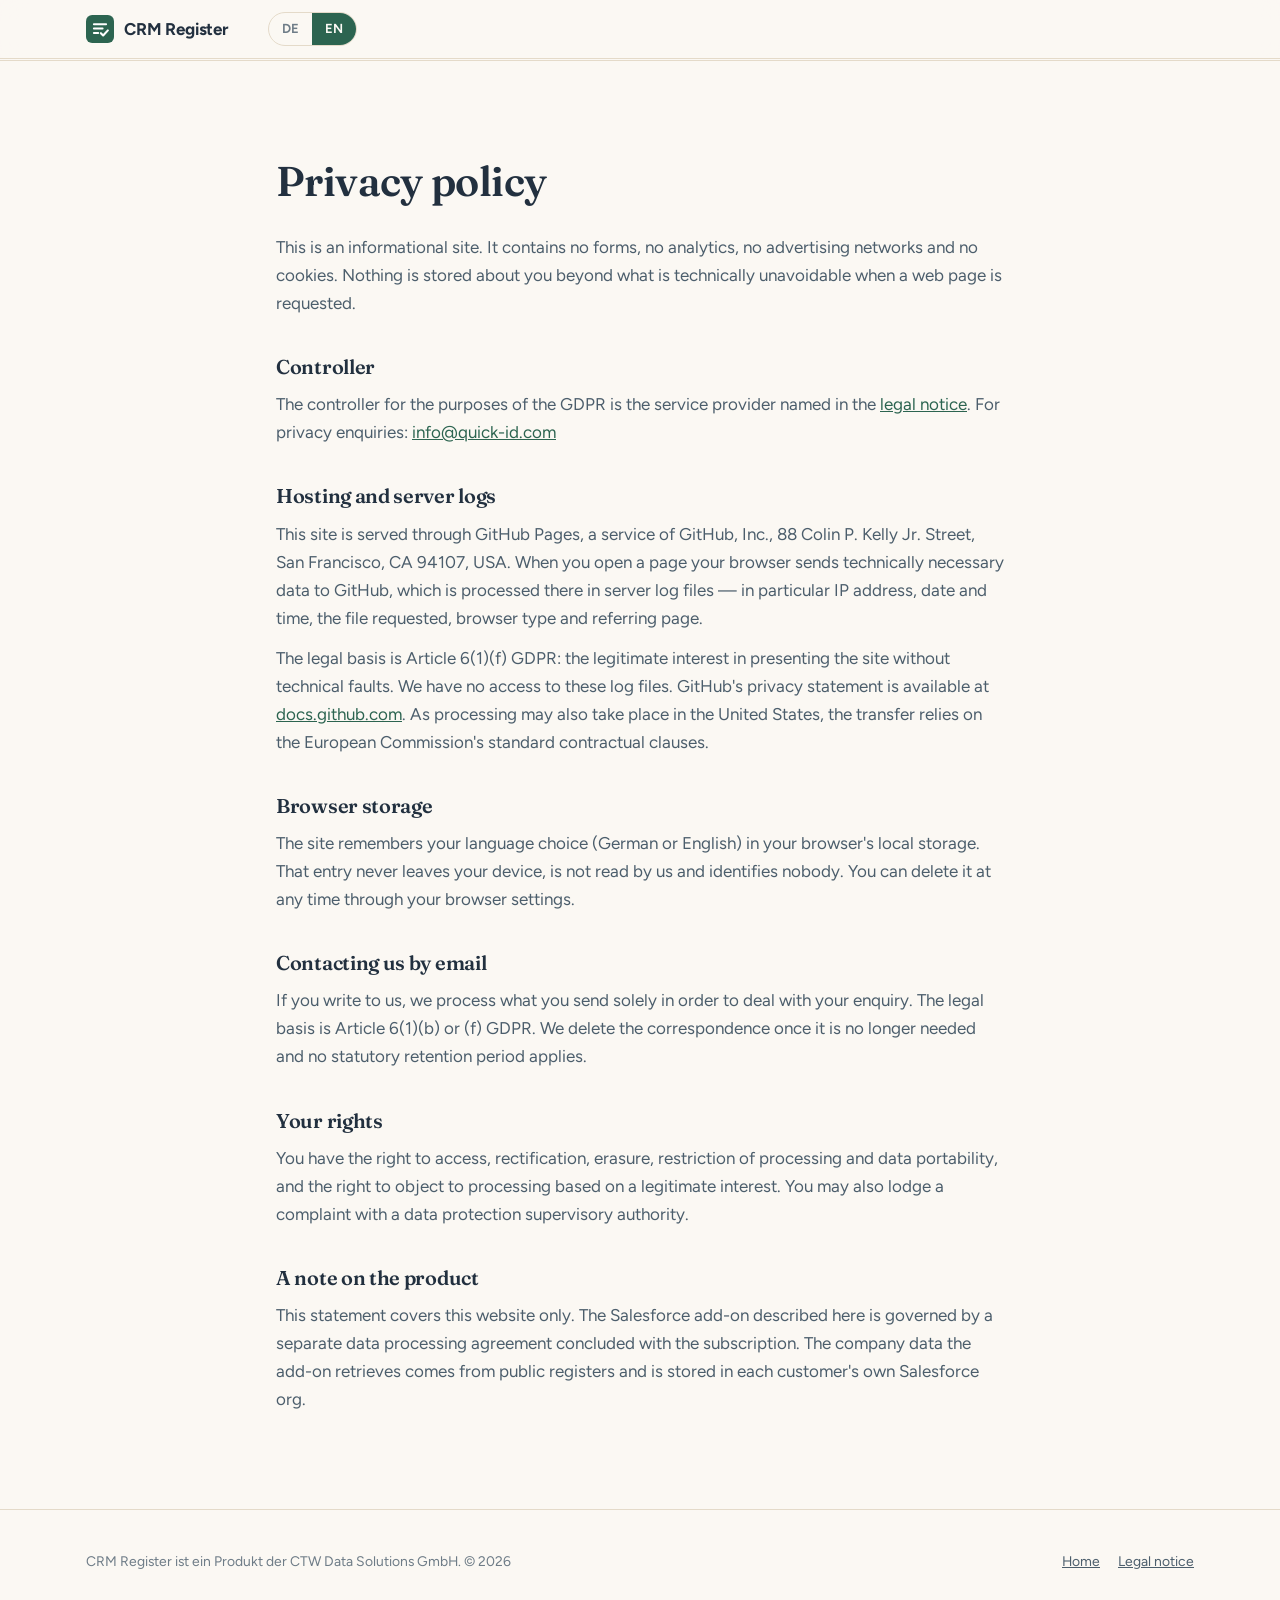
<file: datenschutz.html>
<!doctype html>
<html lang="de" data-lang="de">
<head>
<meta charset="utf-8">
<meta name="viewport" content="width=device-width, initial-scale=1">
<title>Datenschutz — CRM Register</title>
<meta name="description" content="Datenschutzerklärung.">
<meta name="robots" content="noindex">
<link rel="preconnect" href="https://fonts.googleapis.com">
<link rel="preconnect" href="https://fonts.gstatic.com" crossorigin>
<link href="https://fonts.googleapis.com/css2?family=Fraunces:opsz,wght@9..144,500;9..144,600;9..144,700&family=Figtree:wght@400;500;600;700&display=swap" rel="stylesheet">
<link rel="stylesheet" href="styles.css">
<link rel="icon" href="data:image/svg+xml,<svg xmlns='http://www.w3.org/2000/svg' viewBox='0 0 32 32'><rect width='32' height='32' rx='7' fill='%232c6450'/><path d='M9 10.5h14M9 15.5h10' stroke='white' stroke-width='2.2' stroke-linecap='round'/><path d='M9 20.5h5' stroke='white' stroke-width='2.2' stroke-linecap='round'/><path d='M17 20.8l2.6 2.6 5.4-5.8' fill='none' stroke='white' stroke-width='2.4' stroke-linecap='round' stroke-linejoin='round'/></svg>">
<script>
  (function () {
    var lang = 'de';
    try {
      var saved = localStorage.getItem('nd-lang');
      if (saved === 'de' || saved === 'en') lang = saved;
      else if (!/^de/i.test(navigator.language || '')) lang = 'en';
    } catch (e) { /* blocked storage — keep the default */ }
    document.documentElement.setAttribute('data-lang', lang);
    document.documentElement.setAttribute('lang', lang);
  })();
</script>
</head>
<body>

<header>
  <nav class="nav">
    <a class="brand" href="index.html">
      <svg width="28" height="28" viewBox="0 0 32 32" aria-hidden="true">
        <rect width="32" height="32" rx="7" fill="#2c6450"/><path d="M9 10.5h14M9 15.5h10" stroke="#fff" stroke-width="2.2" stroke-linecap="round"/><path d="M9 20.5h5" stroke="#fff" stroke-width="2.2" stroke-linecap="round"/><path d="M17 20.8l2.6 2.6 5.4-5.8" fill="none" stroke="#fff" stroke-width="2.4" stroke-linecap="round" stroke-linejoin="round"/>
      </svg>
      <span data-lang="de">CRM Register</span>
      <span data-lang="en">CRM Register</span>
    </a>
    <div class="nav-actions">
      <div class="lang" role="group" aria-label="Sprache / Language">
        <button type="button" data-set-lang="de" aria-pressed="true">DE</button>
        <button type="button" data-set-lang="en" aria-pressed="false">EN</button>
      </div>
    </div>
  </nav>
</header>

<main>
<section>
  <div class="wrap legal">

    <h1><span data-lang="de">Datenschutzerklärung</span><span data-lang="en">Privacy policy</span></h1>

    <p>
      <span data-lang="de">Diese Seite ist eine reine Informationsseite. Sie enthält keine Formulare, keine Analysewerkzeuge, keine Werbenetzwerke und keine Cookies. Es werden keine Daten von Ihnen gespeichert, die über das hinausgehen, was beim Abruf einer Webseite technisch anfällt.</span>
      <span data-lang="en">This is an informational site. It contains no forms, no analytics, no advertising networks and no cookies. Nothing is stored about you beyond what is technically unavoidable when a web page is requested.</span>
    </p>

    <h2><span data-lang="de">Verantwortlicher</span><span data-lang="en">Controller</span></h2>
    <p>
      <span data-lang="de">Verantwortlich im Sinne der DSGVO ist der im <a href="impressum.html">Impressum</a> genannte Diensteanbieter. Kontakt in Datenschutzfragen:</span>
      <span data-lang="en">The controller for the purposes of the GDPR is the service provider named in the <a href="impressum.html">legal notice</a>. For privacy enquiries:</span>
      <a href="mailto:info@quick-id.com">info@quick-id.com</a>
    </p>

    <h2><span data-lang="de">Hosting und Server-Logfiles</span><span data-lang="en">Hosting and server logs</span></h2>
    <p>
      <span data-lang="de">Diese Seite wird über GitHub Pages bereitgestellt, einen Dienst der GitHub, Inc., 88 Colin P. Kelly Jr. Street, San Francisco, CA 94107, USA. Beim Abruf übermittelt Ihr Browser technisch notwendige Daten an GitHub, die dort in Server-Logfiles verarbeitet werden — insbesondere IP-Adresse, Datum und Uhrzeit, abgerufene Datei, Browsertyp und übermittelnde Seite.</span>
      <span data-lang="en">This site is served through GitHub Pages, a service of GitHub, Inc., 88 Colin P. Kelly Jr. Street, San Francisco, CA 94107, USA. When you open a page your browser sends technically necessary data to GitHub, which is processed there in server log files — in particular IP address, date and time, the file requested, browser type and referring page.</span>
    </p>
    <p>
      <span data-lang="de">Rechtsgrundlage ist Art. 6 Abs. 1 lit. f DSGVO: das berechtigte Interesse an einer technisch fehlerfreien Darstellung. Wir haben auf diese Logfiles keinen Zugriff. Die Datenschutzerklärung von GitHub ist unter <a href="https://docs.github.com/site-policy/privacy-policies/github-privacy-statement" target="_blank" rel="noopener">docs.github.com</a> abrufbar. Da die Verarbeitung auch in den USA stattfinden kann, stützt sich die Übermittlung auf die Standardvertragsklauseln der Europäischen Kommission.</span>
      <span data-lang="en">The legal basis is Article 6(1)(f) GDPR: the legitimate interest in presenting the site without technical faults. We have no access to these log files. GitHub's privacy statement is available at <a href="https://docs.github.com/site-policy/privacy-policies/github-privacy-statement" target="_blank" rel="noopener">docs.github.com</a>. As processing may also take place in the United States, the transfer relies on the European Commission's standard contractual clauses.</span>
    </p>

    <h2><span data-lang="de">Speicherung im Browser</span><span data-lang="en">Browser storage</span></h2>
    <p>
      <span data-lang="de">Die Seite merkt sich Ihre Sprachwahl (Deutsch oder Englisch) im lokalen Speicher Ihres Browsers. Dieser Eintrag verlässt Ihr Gerät nicht, wird von uns nicht ausgelesen und lässt keinen Rückschluss auf Ihre Person zu. Sie können ihn jederzeit über die Einstellungen Ihres Browsers löschen.</span>
      <span data-lang="en">The site remembers your language choice (German or English) in your browser's local storage. That entry never leaves your device, is not read by us and identifies nobody. You can delete it at any time through your browser settings.</span>
    </p>

    <h2><span data-lang="de">Kontaktaufnahme per E-Mail</span><span data-lang="en">Contacting us by email</span></h2>
    <p>
      <span data-lang="de">Wenn Sie uns schreiben, verarbeiten wir Ihre Angaben ausschließlich zur Bearbeitung Ihrer Anfrage. Rechtsgrundlage ist Art. 6 Abs. 1 lit. b bzw. lit. f DSGVO. Wir löschen die Korrespondenz, sobald sie nicht mehr erforderlich ist und keine gesetzlichen Aufbewahrungsfristen entgegenstehen.</span>
      <span data-lang="en">If you write to us, we process what you send solely in order to deal with your enquiry. The legal basis is Article 6(1)(b) or (f) GDPR. We delete the correspondence once it is no longer needed and no statutory retention period applies.</span>
    </p>

    <h2><span data-lang="de">Ihre Rechte</span><span data-lang="en">Your rights</span></h2>
    <p>
      <span data-lang="de">Sie haben das Recht auf Auskunft, Berichtigung, Löschung, Einschränkung der Verarbeitung, Datenübertragbarkeit sowie Widerspruch gegen eine Verarbeitung, die auf einem berechtigten Interesse beruht. Außerdem können Sie sich bei einer Datenschutzaufsichtsbehörde beschweren.</span>
      <span data-lang="en">You have the right to access, rectification, erasure, restriction of processing and data portability, and the right to object to processing based on a legitimate interest. You may also lodge a complaint with a data protection supervisory authority.</span>
    </p>

    <h2><span data-lang="de">Hinweis zum Produkt</span><span data-lang="en">A note on the product</span></h2>
    <p>
      <span data-lang="de">Diese Erklärung betrifft ausschließlich diese Webseite. Für das hier beschriebene Salesforce-Add-on gilt eine eigene Vereinbarung zur Auftragsverarbeitung, die mit dem Abonnement geschlossen wird. Die über das Add-on abgerufenen Unternehmensdaten stammen aus öffentlichen Registern und werden in der Salesforce-Organisation des jeweiligen Kunden gespeichert.</span>
      <span data-lang="en">This statement covers this website only. The Salesforce add-on described here is governed by a separate data processing agreement concluded with the subscription. The company data the add-on retrieves comes from public registers and is stored in each customer's own Salesforce org.</span>
    </p>

  </div>
</section>
</main>

<footer>
  <div class="wrap">
    <div>
      <span data-lang="de">CRM Register ist ein Produkt der CTW Data Solutions GmbH. © <span class="year">2026</span></span>
      <span data-lang="en">CRM Register ist ein Produkt der CTW Data Solutions GmbH. © <span class="year">2026</span></span>
    </div>
    <div class="footer-links">
      <a href="index.html"><span data-lang="de">Startseite</span><span data-lang="en">Home</span></a>
      <a href="impressum.html"><span data-lang="de">Impressum</span><span data-lang="en">Legal notice</span></a>
    </div>
  </div>
</footer>

<script src="app.js"></script>
</body>
</html>
</file>
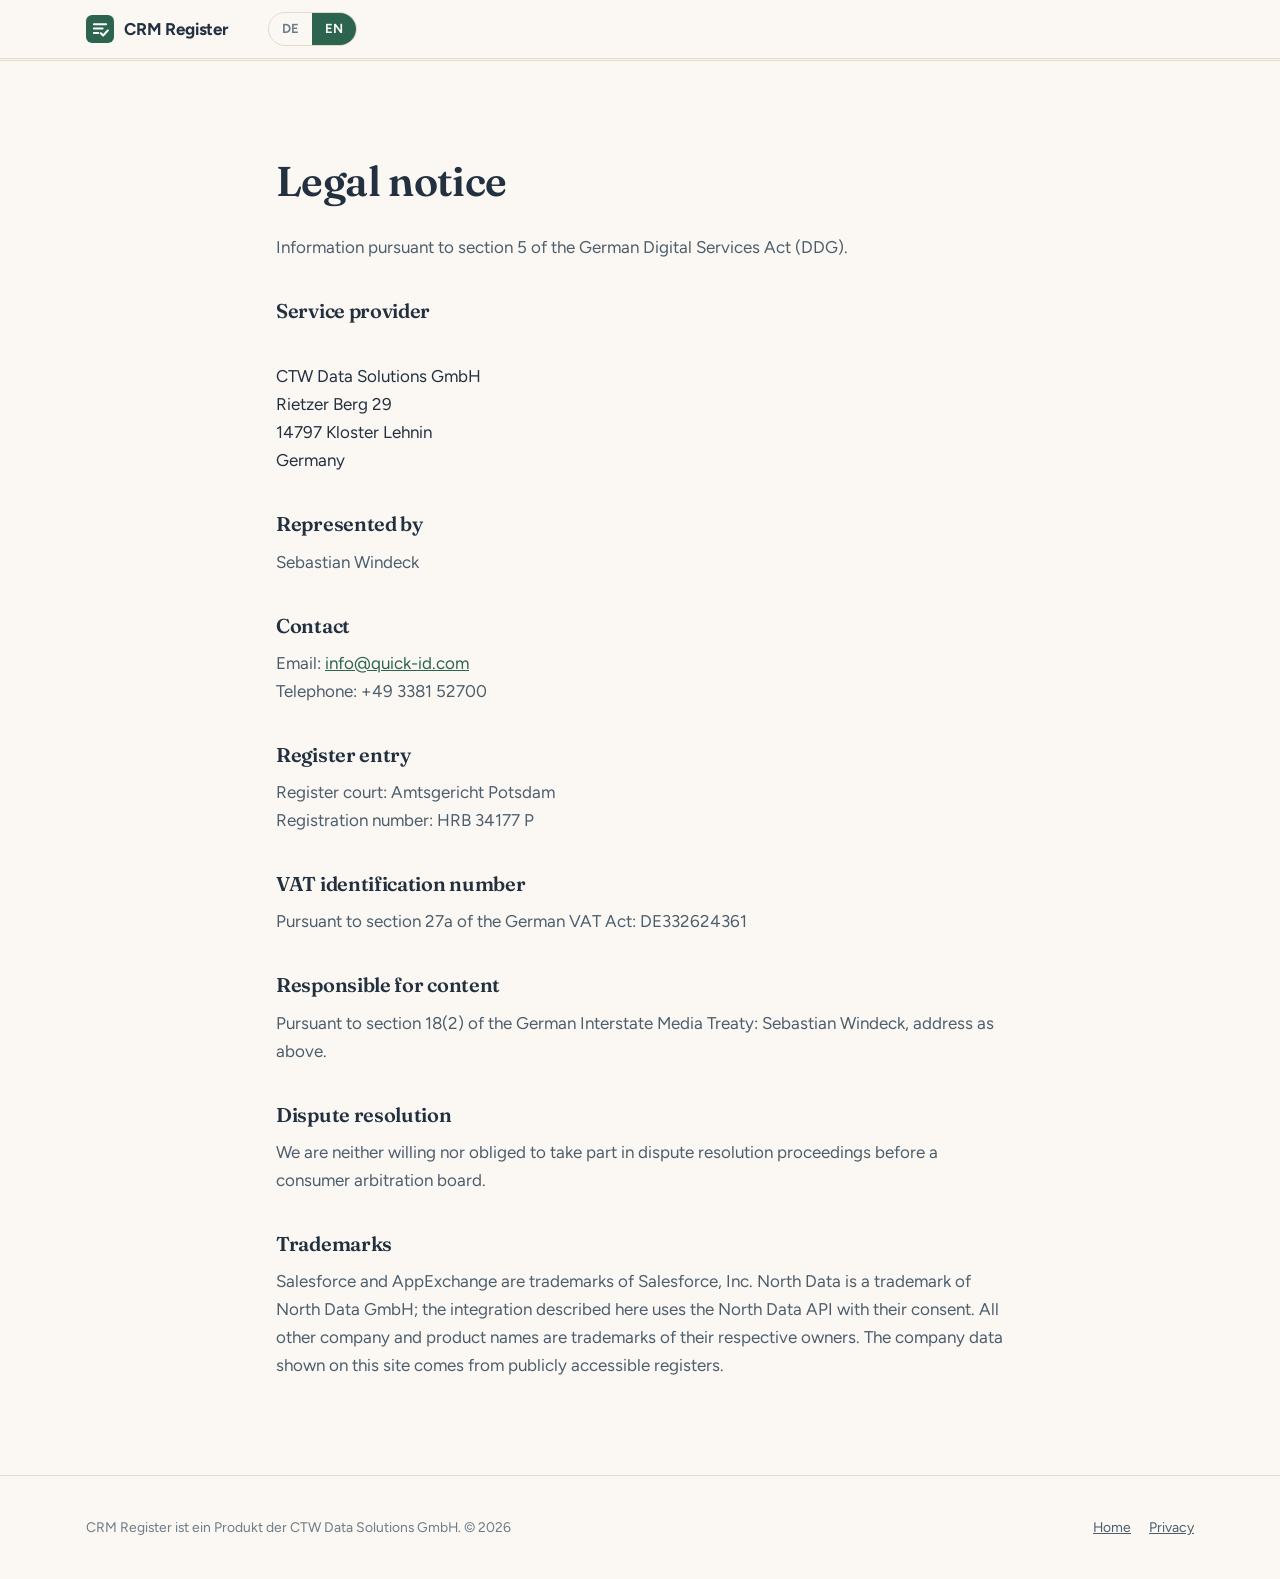
<file: impressum.html>
<!doctype html>
<html lang="de" data-lang="de">

<head>
  <meta charset="utf-8">
  <meta name="viewport" content="width=device-width, initial-scale=1">
  <title>Impressum — CRM Register</title>
  <meta name="description" content="Impressum und Anbieterkennzeichnung.">
  <meta name="robots" content="noindex">
  <link rel="preconnect" href="https://fonts.googleapis.com">
<link rel="preconnect" href="https://fonts.gstatic.com" crossorigin>
<link href="https://fonts.googleapis.com/css2?family=Fraunces:opsz,wght@9..144,500;9..144,600;9..144,700&family=Figtree:wght@400;500;600;700&display=swap" rel="stylesheet">
<link rel="stylesheet" href="styles.css">
  <link rel="icon"
    href="data:image/svg+xml,<svg xmlns='http://www.w3.org/2000/svg' viewBox='0 0 32 32'><rect width='32' height='32' rx='7' fill='%232c6450'/><path d='M9 10.5h14M9 15.5h10' stroke='white' stroke-width='2.2' stroke-linecap='round'/><path d='M9 20.5h5' stroke='white' stroke-width='2.2' stroke-linecap='round'/><path d='M17 20.8l2.6 2.6 5.4-5.8' fill='none' stroke='white' stroke-width='2.4' stroke-linecap='round' stroke-linejoin='round'/></svg>">
  <script>
    (function () {
      var lang = 'de';
      try {
        var saved = localStorage.getItem('nd-lang');
        if (saved === 'de' || saved === 'en') lang = saved;
        else if (!/^de/i.test(navigator.language || '')) lang = 'en';
      } catch (e) { /* blocked storage — keep the default */ }
      document.documentElement.setAttribute('data-lang', lang);
      document.documentElement.setAttribute('lang', lang);
    })();
  </script>
</head>

<body>

  <header>
    <nav class="nav">
      <a class="brand" href="index.html">
        <svg width="28" height="28" viewBox="0 0 32 32" aria-hidden="true">
          <rect width="32" height="32" rx="7" fill="#2c6450" />
          <path d="M9 10.5h14M9 15.5h10" stroke="#fff" stroke-width="2.2" stroke-linecap="round" />
          <path d="M9 20.5h5" stroke="#fff" stroke-width="2.2" stroke-linecap="round" />
          <path d="M17 20.8l2.6 2.6 5.4-5.8" fill="none" stroke="#fff" stroke-width="2.4" stroke-linecap="round" stroke-linejoin="round" />
        </svg>
        <span data-lang="de">CRM Register</span>
        <span data-lang="en">CRM Register</span>
      </a>
      <div class="nav-actions">
        <div class="lang" role="group" aria-label="Sprache / Language">
          <button type="button" data-set-lang="de" aria-pressed="true">DE</button>
          <button type="button" data-set-lang="en" aria-pressed="false">EN</button>
        </div>
      </div>
    </nav>
  </header>

  <main>
    <section>
      <div class="wrap legal">
        <h1><span data-lang="de">Impressum</span><span data-lang="en">Legal notice</span></h1>

        <p>
          <span data-lang="de">Angaben gemäß § 5 Digitale-Dienste-Gesetz (DDG).</span>
          <span data-lang="en">Information pursuant to section 5 of the German Digital Services Act (DDG).</span>
        </p>

        <h2><span data-lang="de">Diensteanbieter</span><span data-lang="en">Service provider</span></h2>
        <address>
          <span>CTW Data Solutions GmbH</span>
          <span>Rietzer Berg 29</span>
          <span>14797 Kloster Lehnin</span>
          <span data-lang="de">Deutschland</span><span data-lang="en">Germany</span>
        </address>

        <h2><span data-lang="de">Vertreten durch</span><span data-lang="en">Represented by</span></h2>
        <p>Sebastian Windeck</p>

        <h2><span data-lang="de">Kontakt</span><span data-lang="en">Contact</span></h2>
        <p>
          <span data-lang="de">E-Mail:</span><span data-lang="en">Email:</span>
          <a href="mailto:info@quick-id.com">info@quick-id.com</a><br>
          <span data-lang="de">Telefon:</span><span data-lang="en">Telephone:</span>
          <span>+49 3381 52700</span>
        </p>

        <h2><span data-lang="de">Registereintrag</span><span data-lang="en">Register entry</span></h2>
        <p>
          <span data-lang="de">Registergericht:</span><span data-lang="en">Register court:</span>
          <span>Amtsgericht Potsdam</span><br>
          <span data-lang="de">Registernummer:</span><span data-lang="en">Registration number:</span>
          <span>HRB 34177 P</span>
        </p>

        <h2><span data-lang="de">Umsatzsteuer-Identifikationsnummer</span><span data-lang="en">VAT identification
            number</span></h2>
        <p>
          <span data-lang="de">Gemäß § 27a Umsatzsteuergesetz:</span>
          <span data-lang="en">Pursuant to section 27a of the German VAT Act:</span>
          <span>DE332624361</span>
        </p>

        <h2><span data-lang="de">Redaktionell verantwortlich</span><span data-lang="en">Responsible for content</span>
        </h2>
        <p>
          <span data-lang="de">Gemäß § 18 Abs. 2 Medienstaatsvertrag: Sebastian Windeck, Anschrift wie oben.</span>
          <span data-lang="en">Pursuant to section 18(2) of the German Interstate Media Treaty: Sebastian Windeck,
            address as above.</span>
        </p>

        <h2><span data-lang="de">Streitbeilegung</span><span data-lang="en">Dispute resolution</span></h2>
        <p>
          <span data-lang="de">Wir sind nicht bereit und nicht verpflichtet, an Streitbeilegungsverfahren vor einer
            Verbraucherschlichtungsstelle teilzunehmen.</span>
          <span data-lang="en">We are neither willing nor obliged to take part in dispute resolution proceedings before
            a consumer arbitration board.</span>
        </p>

        <h2><span data-lang="de">Marken</span><span data-lang="en">Trademarks</span></h2>
        <p>
          <span data-lang="de">Salesforce und AppExchange sind Marken von Salesforce, Inc. North Data ist eine Marke der
            North Data GmbH; die hier beschriebene Integration nutzt die North Data API mit deren Zustimmung. Alle
            weiteren genannten Firmen- und Produktnamen sind Marken ihrer jeweiligen Inhaber. Die auf dieser Seite
            abgebildeten Unternehmensdaten stammen aus öffentlich zugänglichen Registern.</span>
          <span data-lang="en">Salesforce and AppExchange are trademarks of Salesforce, Inc. North Data is a trademark
            of North Data GmbH; the integration described here uses the North Data API with their consent. All other
            company and product names are trademarks of their respective owners. The company data shown on this site
            comes from publicly accessible registers.</span>
        </p>

      </div>
    </section>
  </main>

  <footer>
    <div class="wrap">
      <div>
        <span data-lang="de">CRM Register ist ein Produkt der CTW Data Solutions GmbH. © <span class="year">2026</span></span>
        <span data-lang="en">CRM Register ist ein Produkt der CTW Data Solutions GmbH. © <span class="year">2026</span></span>
      </div>
      <div class="footer-links">
        <a href="index.html"><span data-lang="de">Startseite</span><span data-lang="en">Home</span></a>
        <a href="datenschutz.html"><span data-lang="de">Datenschutz</span><span data-lang="en">Privacy</span></a>
      </div>
    </div>
  </footer>

  <script src="app.js"></script>
</body>

</html>
</file>
<file: styles.css>
/* ---------------------------------------------------------------
   Company Register for Salesforce — marketing site
   Self-contained: no external fonts, no CDN, no build step.
   --------------------------------------------------------------- */

/* Richtung D — "amtlich und warm": Struktur und Zahlentypografie der
   amtlichen Richtung (A), Palette der zugewandten Richtung (C). Siehe das
   Moodboard und docs/MARKETING.md. Sand statt Weiß, Moos statt Teal, kaum
   Rundung, praktisch kein Schatten — Trennung läuft über Linien. */
:root {
  --ink: #22303f;
  --ink-soft: #4c5e6c;
  --ink-faint: #6e7c87;
  --bg: #fbf8f3;
  --bg-alt: #f3ede1;
  --bg-deep: #1b2630;
  --line: #e4dac9;
  --brand: #2c6450;
  --brand-strong: #1c4635;
  --brand-tint: #dcebe2;
  --accent: #d9a441;
  --danger: #a33a2a;
  /* Fast flach: eine knappe Kontur statt der weichen SaaS-Schatten, die hier
     bewusst vermieden werden. */
  --on-brand: #fdfbf6;
  --shadow: 0 1px 2px rgba(34, 48, 63, .09);
  --shadow-lg: 0 1px 2px rgba(34, 48, 63, .07), 0 10px 24px rgba(34, 48, 63, .08);
  --radius: 4px;
  --maxw: 1140px;
}

@media (prefers-color-scheme: dark) {
  :root:not([data-theme="light"]) {
    --ink: #f2eee4;
    --ink-soft: #c7c0af;
    --ink-faint: #8d8a7e;
    --bg: #171f29;
    --bg-alt: #1d2630;
    --bg-deep: #0f151c;
    --line: #2e3b46;
    --brand: #74c49e;
    --brand-strong: #9bdcbc;
    --brand-tint: #1f3a30;
    --accent: #e3b968;
    --danger: #d88871;
    --on-brand: #0f151c;
    --shadow: 0 1px 2px rgba(0, 0, 0, .4);
    --shadow-lg: 0 1px 2px rgba(0, 0, 0, .4), 0 10px 24px rgba(0, 0, 0, .35);
  }
}

:root[data-theme="dark"] {
  --ink: #f2eee4;
  --ink-soft: #c7c0af;
  --ink-faint: #8d8a7e;
  --bg: #171f29;
  --bg-alt: #1d2630;
  --bg-deep: #0f151c;
  --line: #2e3b46;
  --brand: #74c49e;
  --brand-strong: #9bdcbc;
  --brand-tint: #1f3a30;
  --accent: #e3b968;
  --danger: #d88871;
  --on-brand: #0f151c;
  --shadow: 0 1px 2px rgba(0, 0, 0, .4);
  --shadow-lg: 0 1px 2px rgba(0, 0, 0, .4), 0 10px 24px rgba(0, 0, 0, .35);
}

/* --- language switching -------------------------------------- */
:root[data-lang="de"] [data-lang="en"] { display: none !important; }
:root[data-lang="en"] [data-lang="de"] { display: none !important; }

/* --- base ----------------------------------------------------- */
* { box-sizing: border-box; }

html { scroll-behavior: smooth; scroll-padding-top: 84px; }

body {
  margin: 0;
  background: var(--bg);
  color: var(--ink);
  font-family: "Figtree", -apple-system, BlinkMacSystemFont, "Segoe UI",
    Roboto, "Helvetica Neue", Arial, sans-serif;
  font-size: 17px;
  line-height: 1.65;
  -webkit-font-smoothing: antialiased;
}

h1, h2, h3 {
  font-family: "Fraunces", Georgia, serif;
  line-height: 1.16;
  letter-spacing: -.015em;
  margin: 0;
}
h1 { font-size: clamp(2.1rem, 5.2vw, 3.4rem); font-weight: 600; }
h2 { font-size: clamp(1.55rem, 3.4vw, 2.3rem); font-weight: 600; }
h3 { font-size: 1.12rem; font-weight: 600; }
p { margin: 0; }

a { color: var(--brand); }

.wrap { max-width: var(--maxw); margin: 0 auto; padding: 0 16px; }

section { padding: 72px 0; }
@media (min-width: 760px) { section { padding: 96px 0; } }

.alt { background: var(--bg-alt); }

.eyebrow {
  font-size: .78rem;
  font-weight: 700;
  letter-spacing: .1em;
  text-transform: uppercase;
  color: var(--brand);
  margin-bottom: 14px;
}

.lead { font-size: 1.12rem; color: var(--ink-soft); max-width: 62ch; }

.section-head { max-width: 66ch; margin-bottom: 44px; }
.section-head p { margin-top: 14px; color: var(--ink-soft); }

/* --- header --------------------------------------------------- */
header {
  position: sticky;
  top: 0;
  z-index: 50;
  background: color-mix(in srgb, var(--bg) 88%, transparent);
  backdrop-filter: saturate(160%) blur(12px);
  border-bottom: 3px double var(--line);
}

.nav {
  max-width: var(--maxw);
  margin: 0 auto;
  padding: 12px 16px;
  display: flex;
  align-items: center;
  gap: 18px;
}

.brand {
  display: flex;
  align-items: center;
  gap: 10px;
  font-weight: 700;
  color: var(--ink);
  text-decoration: none;
  letter-spacing: -.01em;
  white-space: nowrap;
}
.brand svg { flex: none; }

.nav-links {
  display: none;
  gap: 22px;
  margin-left: auto;
  font-size: .93rem;
}
.nav-links a { color: var(--ink-soft); text-decoration: none; }
.nav-links a:hover { color: var(--brand); }
@media (min-width: 900px) { .nav-links { display: flex; } }

.nav-actions { margin-left: auto; display: flex; align-items: center; gap: 10px; }
@media (min-width: 900px) { .nav-actions { margin-left: 22px; } }

.lang {
  display: inline-flex;
  border: 1px solid var(--line);
  border-radius: 999px;
  overflow: hidden;
  background: var(--bg);
}
.lang button {
  appearance: none;
  border: 0;
  background: transparent;
  color: var(--ink-faint);
  font: inherit;
  font-size: .82rem;
  font-weight: 650;
  padding: 5px 13px;
  cursor: pointer;
}
.lang button[aria-pressed="true"] { background: var(--brand); color: var(--on-brand); }

/* --- buttons -------------------------------------------------- */
.btn {
  display: inline-flex;
  align-items: center;
  justify-content: center;
  gap: 8px;
  padding: 12px 22px;
  border-radius: 999px;
  font-weight: 650;
  font-size: .98rem;
  text-decoration: none;
  border: 1px solid transparent;
  cursor: pointer;
  transition: transform .12s ease, box-shadow .12s ease;
}
.btn:hover { transform: translateY(-1px); }
.btn-primary { background: var(--brand); color: var(--on-brand); box-shadow: var(--shadow); }
.btn-primary:hover { background: var(--brand-strong); }
.btn-ghost { border-color: var(--line); color: var(--ink); background: var(--bg); }
.btn-sm { padding: 8px 16px; font-size: .88rem; }

/* --- hero ----------------------------------------------------- */
.hero {
  padding: 60px 0 0;
  background:
    radial-gradient(900px 420px at 15% -8%, var(--brand-tint), transparent 70%),
    radial-gradient(700px 360px at 92% 4%, var(--brand-tint), transparent 68%);
}
@media (min-width: 760px) { .hero { padding: 84px 0 0; } }

.hero h1 { margin-bottom: 20px; max-width: 16ch; }
.hero .lead { font-size: 1.2rem; }

.badge-row { display: flex; flex-wrap: wrap; gap: 8px; margin-bottom: 20px; }
.badge {
  display: inline-flex;
  align-items: center;
  gap: 7px;
  font-size: .78rem;
  font-weight: 650;
  letter-spacing: .02em;
  padding: 5px 12px;
  border-radius: 999px;
  background: var(--brand-tint);
  color: var(--brand-strong);
  border: 1px solid color-mix(in srgb, var(--brand) 22%, transparent);
}
.badge.neutral { background: transparent; color: var(--ink-faint); border-color: var(--line); }

.cta-row { display: flex; flex-wrap: wrap; gap: 12px; margin-top: 30px; }
.hero-note { margin-top: 16px; font-size: .9rem; color: var(--ink-faint); }

.hero-shot { margin-top: 52px; }

/* --- screenshot frame ----------------------------------------- */
.shot {
  border-radius: var(--radius);
  overflow: hidden;
  border: 1px solid var(--line);
  background: var(--bg-alt);
  box-shadow: var(--shadow);
}
.shot.big { box-shadow: var(--shadow-lg); }
.shot img { display: block; width: 100%; height: auto; }

.shot-bar {
  display: flex;
  align-items: center;
  gap: 6px;
  padding: 9px 13px;
  background: color-mix(in srgb, var(--bg-alt) 70%, var(--line));
  border-bottom: 1px solid var(--line);
}
.dot { width: 9px; height: 9px; border-radius: 50%; background: var(--ink-faint); opacity: .32; }
.shot-title {
  margin-left: 8px;
  font-size: .76rem;
  color: var(--ink-faint);
  font-weight: 600;
  overflow: hidden;
  text-overflow: ellipsis;
  white-space: nowrap;
}

figure { margin: 0; }
figcaption { margin-top: 12px; font-size: .88rem; color: var(--ink-faint); }

/* --- stats ---------------------------------------------------- */
.stats {
  display: grid;
  gap: 1px;
  grid-template-columns: 1fr;
  background: var(--line);
  border: 1px solid var(--line);
  border-radius: var(--radius);
  overflow: hidden;
  margin-top: 64px;
}
@media (min-width: 620px) { .stats { grid-template-columns: repeat(2, 1fr); } }
@media (min-width: 980px) { .stats { grid-template-columns: repeat(4, 1fr); } }

.stat { background: var(--bg); padding: 24px 22px; }
.stat b {
  display: block;
  font-family: "Fraunces", Georgia, serif;
  font-variant-numeric: tabular-nums;
  font-size: 1.6rem;
  font-weight: 600;
  letter-spacing: -.01em;
}
.stat span { display: block; margin-top: 6px; font-size: .9rem; color: var(--ink-soft); }

/* --- generic card grid ---------------------------------------- */
.grid { display: grid; gap: 18px; grid-template-columns: 1fr; }
@media (min-width: 680px) { .grid.cols-2 { grid-template-columns: repeat(2, 1fr); } }
@media (min-width: 760px) { .grid.cols-3 { grid-template-columns: repeat(3, 1fr); } }
@media (min-width: 680px) { .grid.cols-3 { grid-template-columns: repeat(2, 1fr); } }

.card {
  background: var(--bg);
  border: 1px solid var(--line);
  border-radius: var(--radius);
  padding: 26px 24px;
}
.card h3 { margin-bottom: 9px; }
.card p { color: var(--ink-soft); font-size: .97rem; }

.icon {
  width: 38px;
  height: 38px;
  border-radius: 10px;
  background: var(--brand-tint);
  color: var(--brand-strong);
  display: grid;
  place-items: center;
  margin-bottom: 16px;
}

/* --- feature rows --------------------------------------------- */
.feature { display: grid; gap: 36px; align-items: center; grid-template-columns: 1fr; }
.feature + .feature { margin-top: 88px; }
@media (min-width: 940px) {
  .feature { grid-template-columns: 0.85fr 1.15fr; gap: 56px; }
  /* Reordering alone is not enough: the tracks keep their widths, so the
     media would land in the narrow column. Swap the track sizes too. */
  .feature.flip { grid-template-columns: 1.15fr 0.85fr; }
  .feature.flip .feature-text { order: 2; }
  .feature.flip .feature-media { order: 1; }
}

.feature-text h3 {
  font-size: clamp(1.35rem, 2.6vw, 1.8rem);
  letter-spacing: -.02em;
  margin-bottom: 14px;
}
.feature-text p { color: var(--ink-soft); }
.feature-text ul { margin: 18px 0 0; padding: 0; list-style: none; }
.feature-text li {
  position: relative;
  padding-left: 26px;
  margin-bottom: 9px;
  font-size: .96rem;
  color: var(--ink-soft);
}
.feature-text li::before {
  content: "";
  position: absolute;
  left: 4px;
  top: .62em;
  width: 7px;
  height: 7px;
  border-radius: 2px;
  background: var(--brand);
}

.media-stack { display: grid; gap: 18px; }

/* --- steps ---------------------------------------------------- */
.steps { counter-reset: step; display: grid; gap: 18px; grid-template-columns: 1fr; }
@media (min-width: 820px) { .steps { grid-template-columns: repeat(3, 1fr); } }
.step { background: var(--bg); border: 1px solid var(--line); border-radius: var(--radius); padding: 26px 24px; }
.step::before {
  counter-increment: step;
  content: counter(step);
  display: grid;
  place-items: center;
  width: 32px;
  height: 32px;
  border-radius: 50%;
  background: var(--brand);
  color: var(--on-brand);
  font-weight: 700;
  font-size: .92rem;
  margin-bottom: 16px;
}
.step h3 { margin-bottom: 8px; }
.step p { color: var(--ink-soft); font-size: .96rem; }

/* --- dark band ------------------------------------------------ */
.band { background: var(--bg-deep); color: #f0ece1; }
.band h2, .band h3 { color: #fdfbf6; }
.band p { color: #c3bfaf; }
.band .eyebrow { color: #7fcbaa; }
.band .card { background: rgba(251, 248, 243, .05); border-color: rgba(251, 248, 243, .12); }
.band .card p { color: #c3bfaf; }
.band .icon { background: rgba(127, 203, 170, .16); color: #a3e0c4; }

/* --- faq ------------------------------------------------------ */
.faq { border-top: 1px solid var(--line); }
details {
  border-bottom: 1px solid var(--line);
  padding: 20px 0;
}
summary {
  cursor: pointer;
  font-weight: 650;
  list-style: none;
  display: flex;
  justify-content: space-between;
  gap: 18px;
  align-items: baseline;
}
summary::-webkit-details-marker { display: none; }
summary::after { content: "+"; color: var(--brand); font-weight: 700; font-size: 1.3rem; line-height: 1; }
details[open] summary::after { content: "\2013"; }
details p { margin-top: 12px; color: var(--ink-soft); max-width: 72ch; }

/* --- contact -------------------------------------------------- */
.contact-box {
  border: 1px solid var(--line);
  border-radius: var(--radius);
  background: var(--bg);
  padding: 40px 32px;
  text-align: center;
  box-shadow: var(--shadow);
}
.contact-box p { color: var(--ink-soft); margin: 14px auto 0; max-width: 54ch; }

/* --- footer --------------------------------------------------- */
footer {
  border-top: 1px solid var(--line);
  padding: 40px 0;
  font-size: .87rem;
  color: var(--ink-faint);
}
footer .wrap { display: grid; gap: 14px; }
@media (min-width: 760px) {
  footer .wrap { grid-template-columns: 1fr auto; align-items: center; }
}
footer a { color: var(--ink-soft); }

@media (prefers-reduced-motion: reduce) {
  html { scroll-behavior: auto; }
  .btn:hover { transform: none; }
}

/* --- narrow screens: keep the header on one line ---------------
   The product name is long in both languages and pushed the
   language switch and the call to action off-screen at 390px. */
@media (max-width: 719px) {
  /* "CRM Register" passt, anders als der frühere Produktname, auch neben
     Sprachumschalter und Schaltfläche. Erst darunter weicht er dem Zeichen. */
  .brand { font-size: .95rem; }
  .nav { gap: 12px; }
  .nav-actions { flex: none; }
  h1 { max-width: none; }
}

body { overflow-x: hidden; }

/* Some source screenshots end mid-content because the viewport did, which
   reads as a rendering fault. A fade at the bottom edge makes it read as
   "this continues below" instead. */
.shot.tall img {
  -webkit-mask-image: linear-gradient(to bottom, #000 88%, transparent 100%);
  mask-image: linear-gradient(to bottom, #000 88%, transparent 100%);
}

.footer-links { display: flex; flex-wrap: wrap; gap: 18px; }

/* --- legal pages ---------------------------------------------- */
.legal { max-width: 760px; }
.legal h1 { font-size: clamp(1.8rem, 4vw, 2.6rem); margin-bottom: 28px; }
.legal h2 { font-size: 1.25rem; margin: 38px 0 12px; }
.legal p, .legal li { color: var(--ink-soft); }
.legal p + p { margin-top: 12px; }
.legal address { font-style: normal; white-space: pre-line; }
.legal ul { padding-left: 22px; }
.legal li { margin-bottom: 8px; }

/* Marks every value still to be supplied. Delete this rule once the
   placeholders below are gone and it will be obvious if any remain. */
.todo {
  background: #fff3cd;
  color: #7a4e00;
  padding: 1px 7px;
  border-radius: 4px;
  font-weight: 650;
  white-space: nowrap;
}
:root[data-theme="dark"] .todo { background: #4a3708; color: #ffd98a; }

@media (prefers-color-scheme: dark) {
  :root:not([data-theme="light"]) .todo { background: #4a3708; color: #ffd98a; }
}

.notice {
  border: 1px solid var(--accent);
  background: color-mix(in srgb, var(--accent) 10%, transparent);
  border-radius: var(--radius);
  padding: 18px 20px;
  margin-bottom: 36px;
}
.notice p { color: var(--ink); font-size: .95rem; }

@media (max-width: 399px) {
  .brand span { display: none; }
}
</file>
